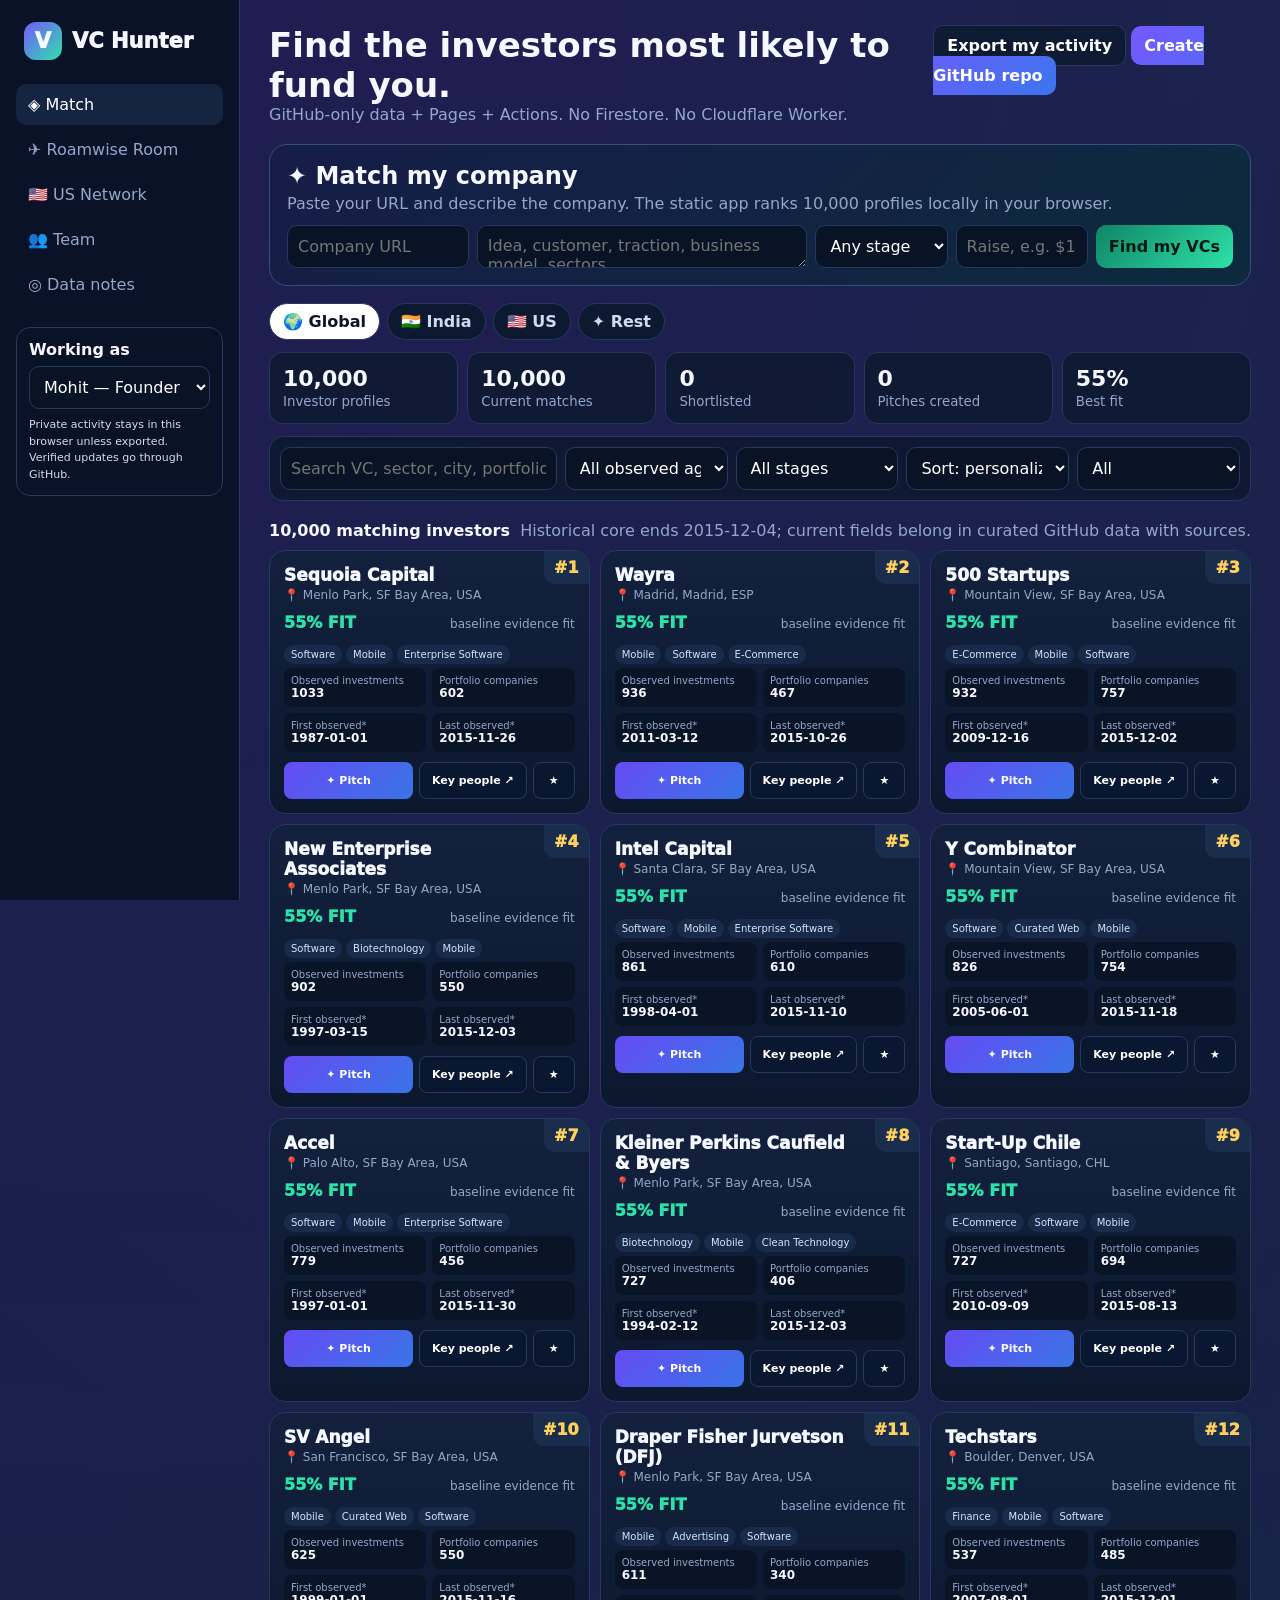
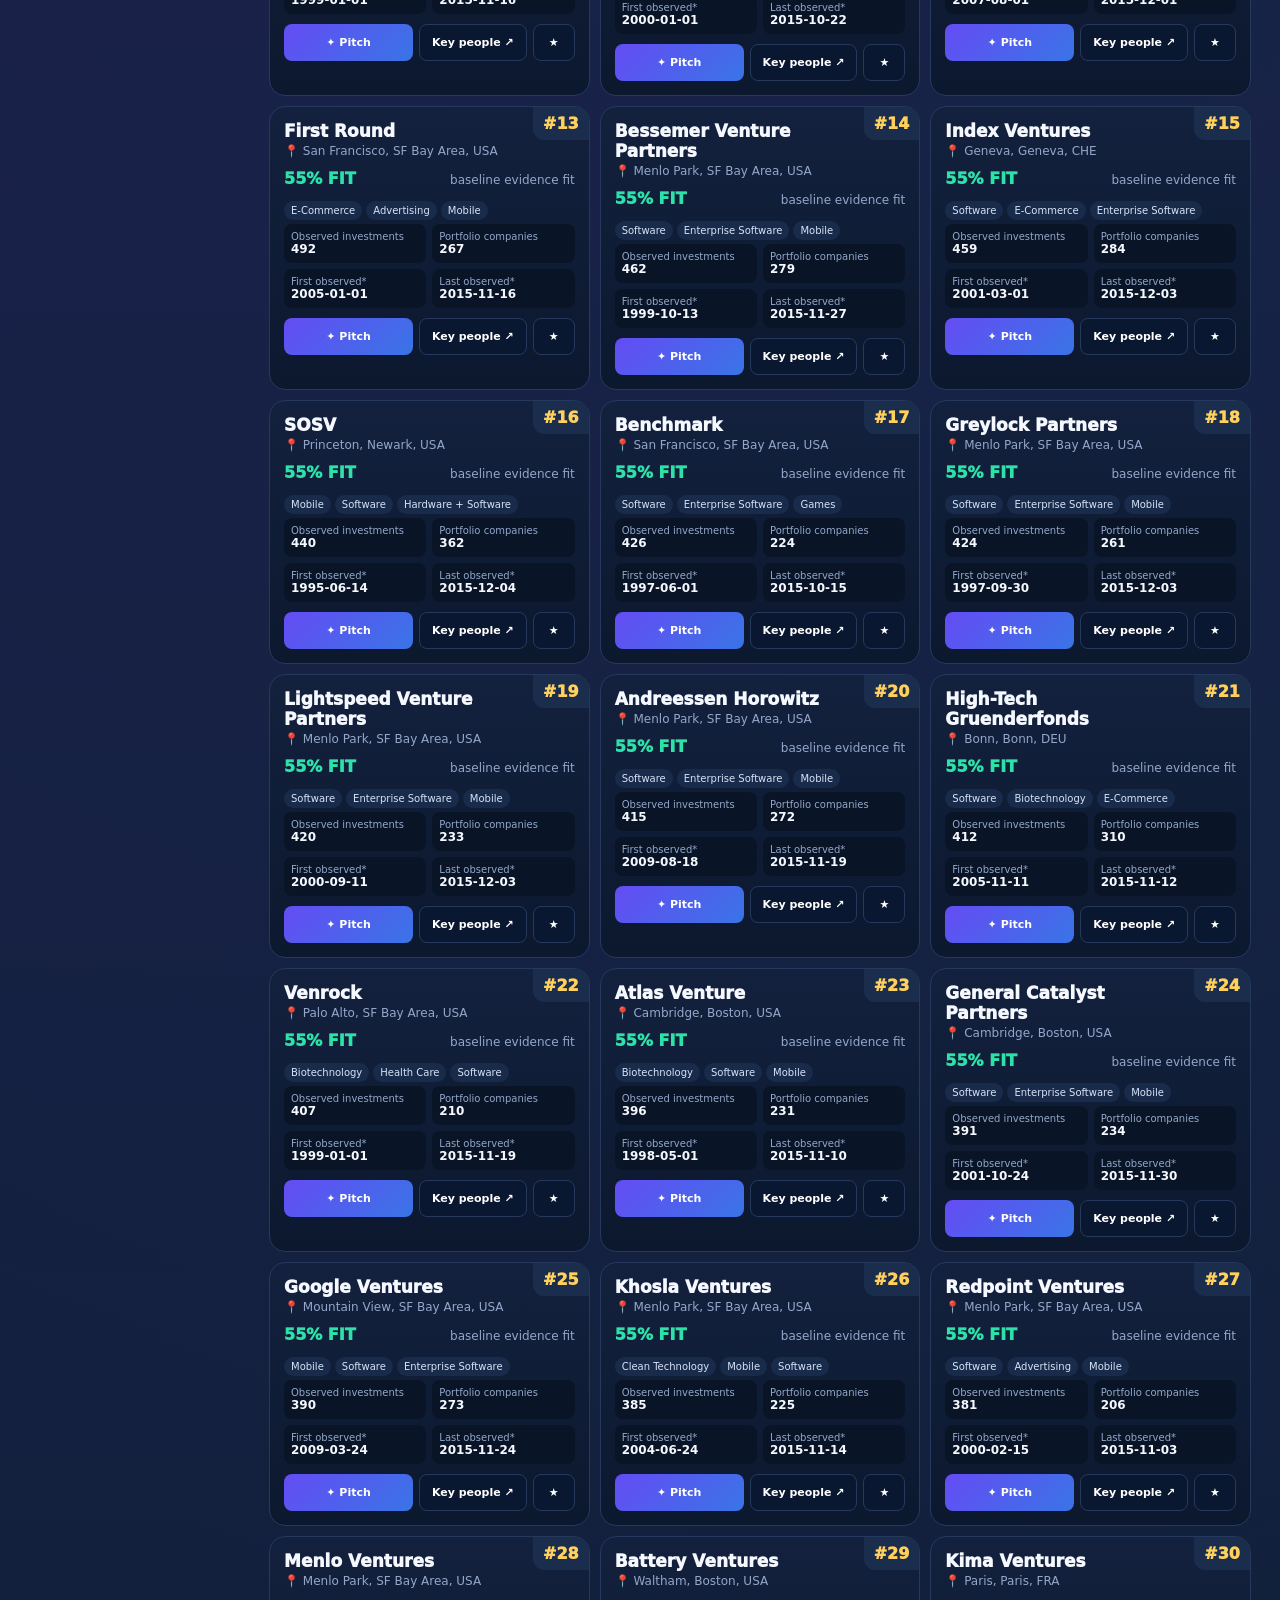
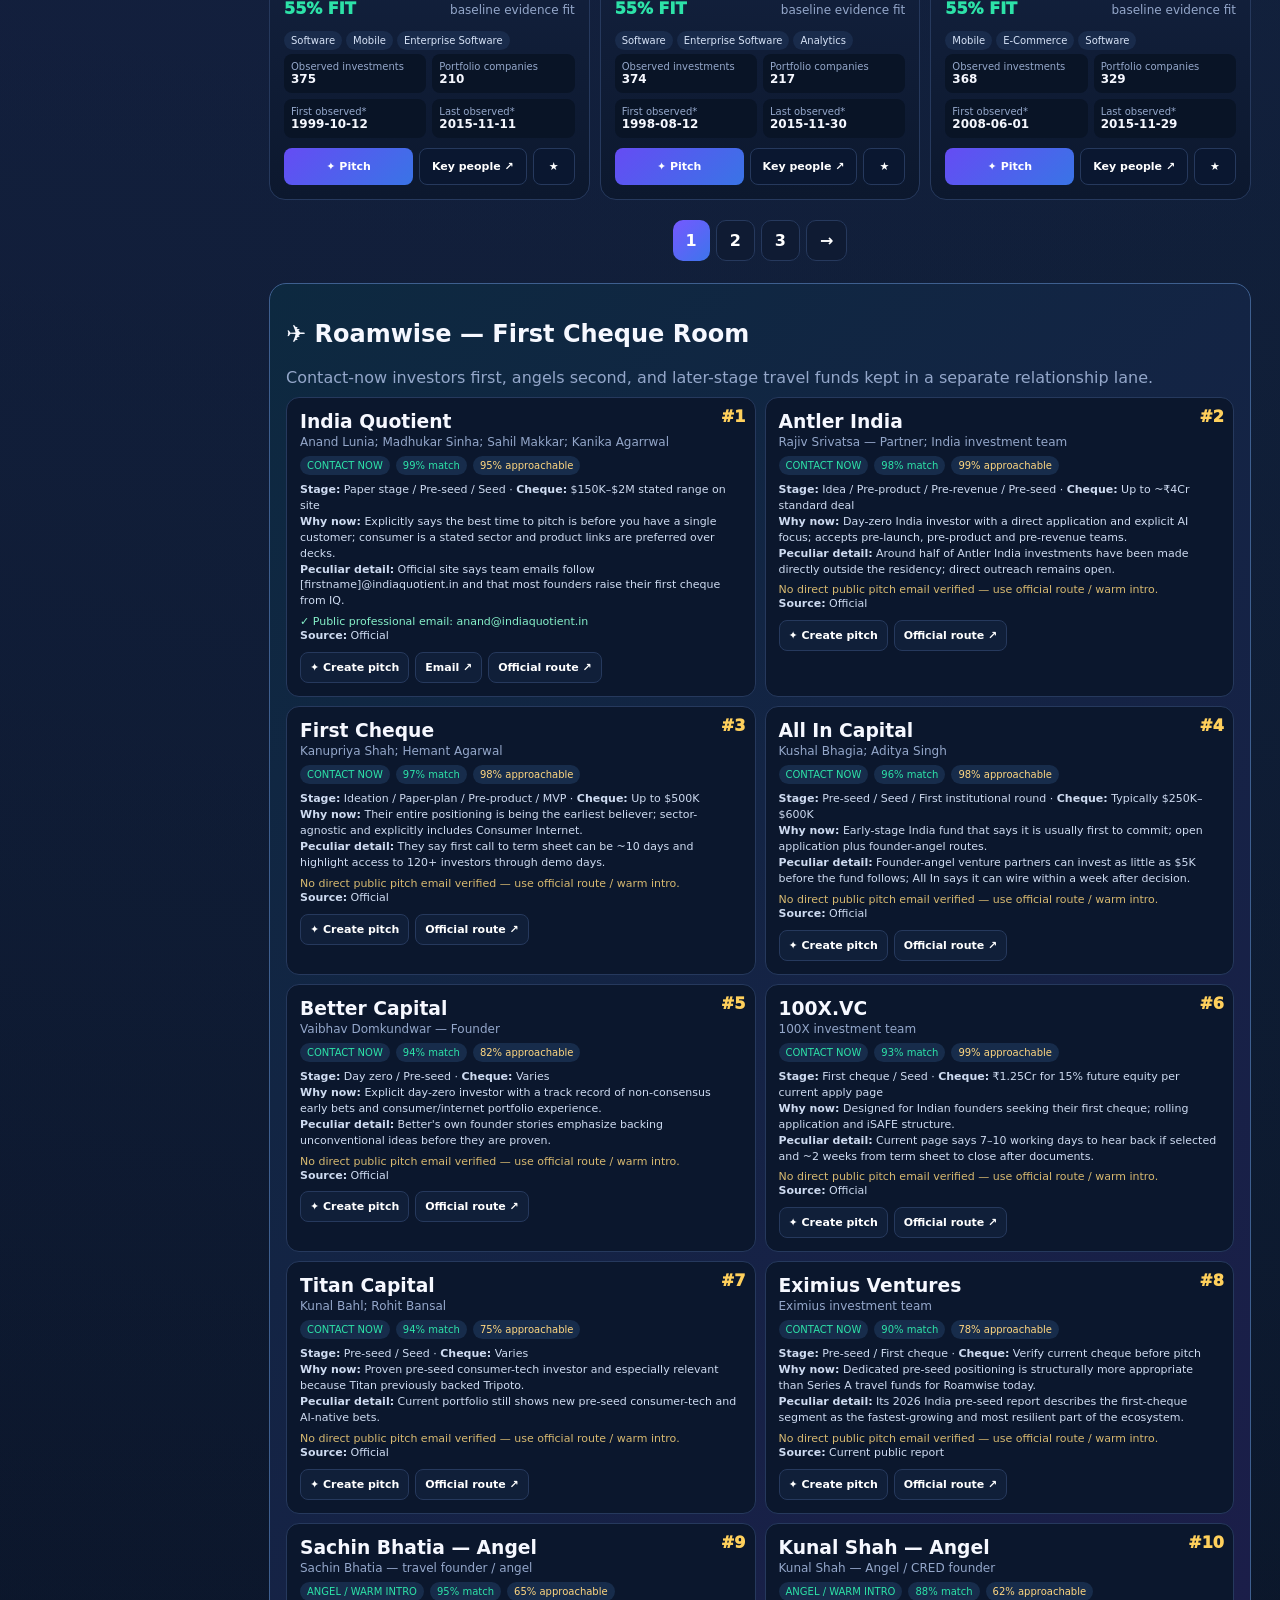
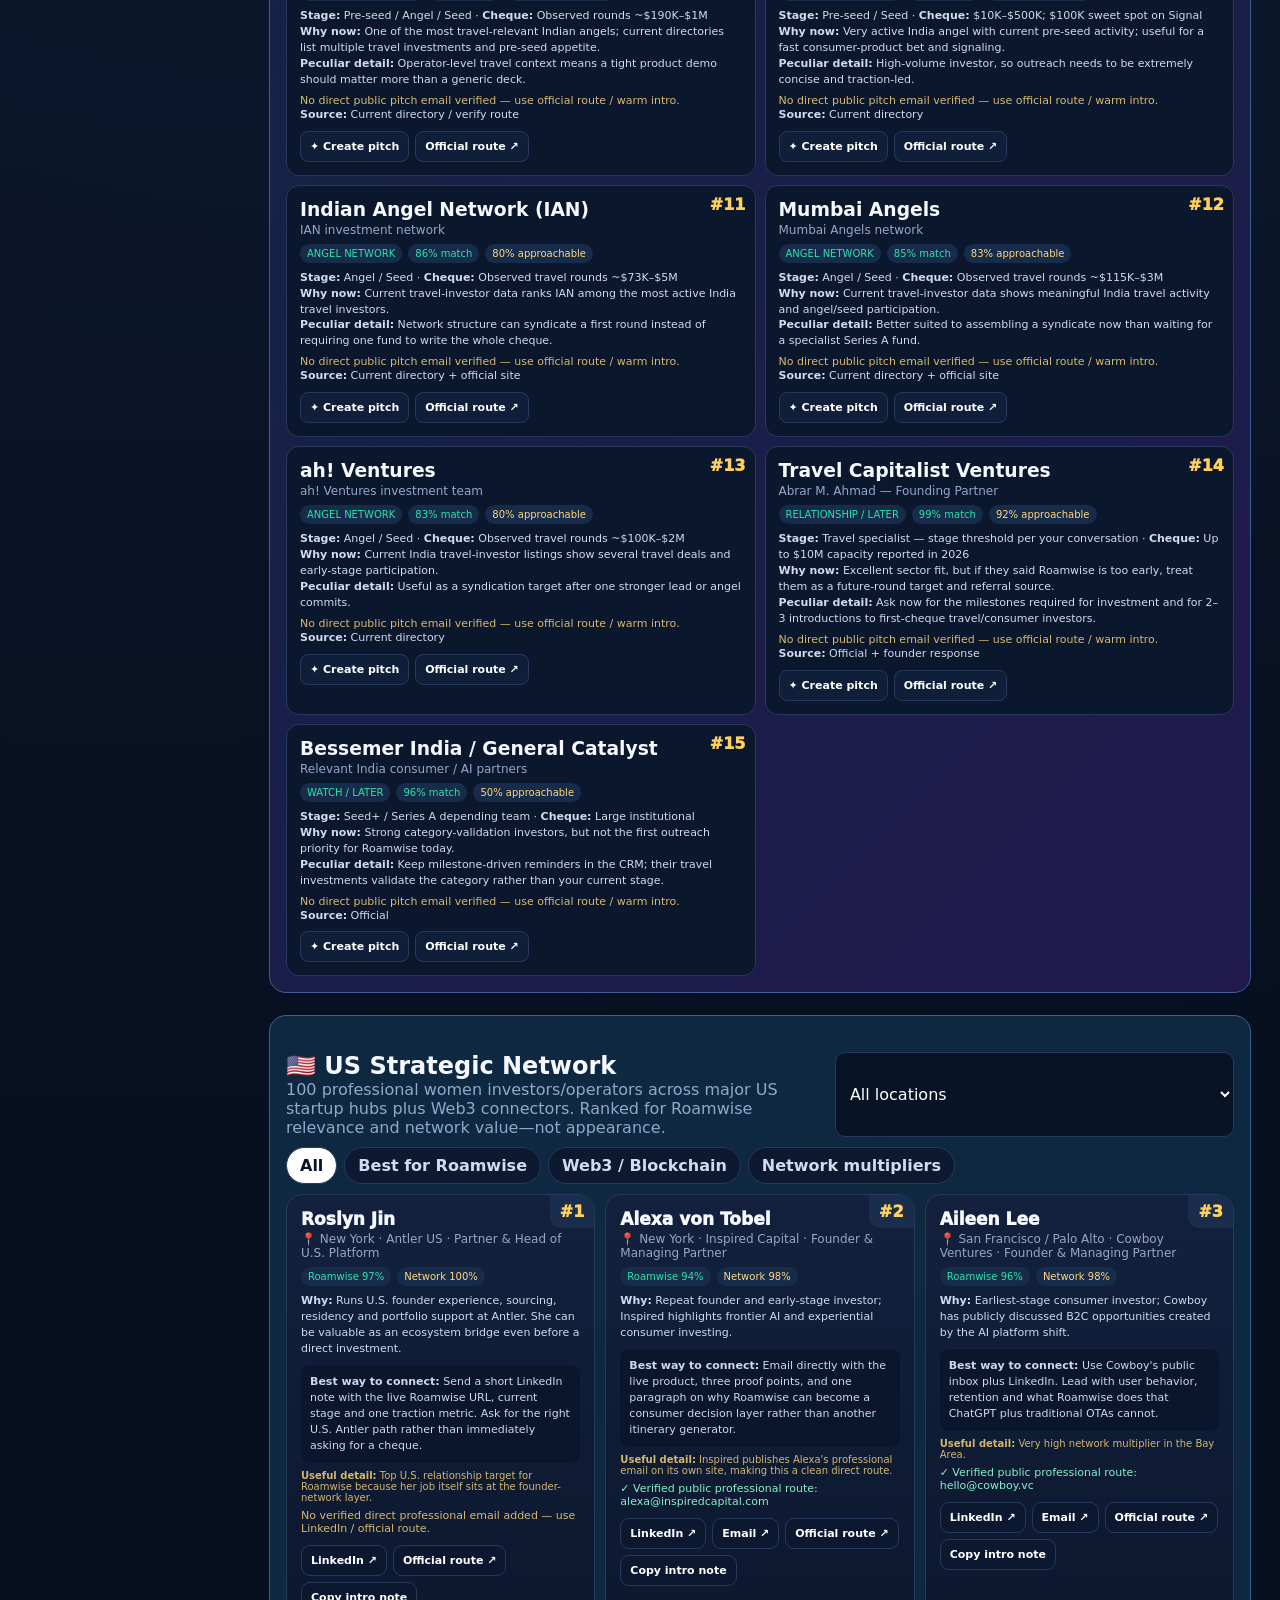
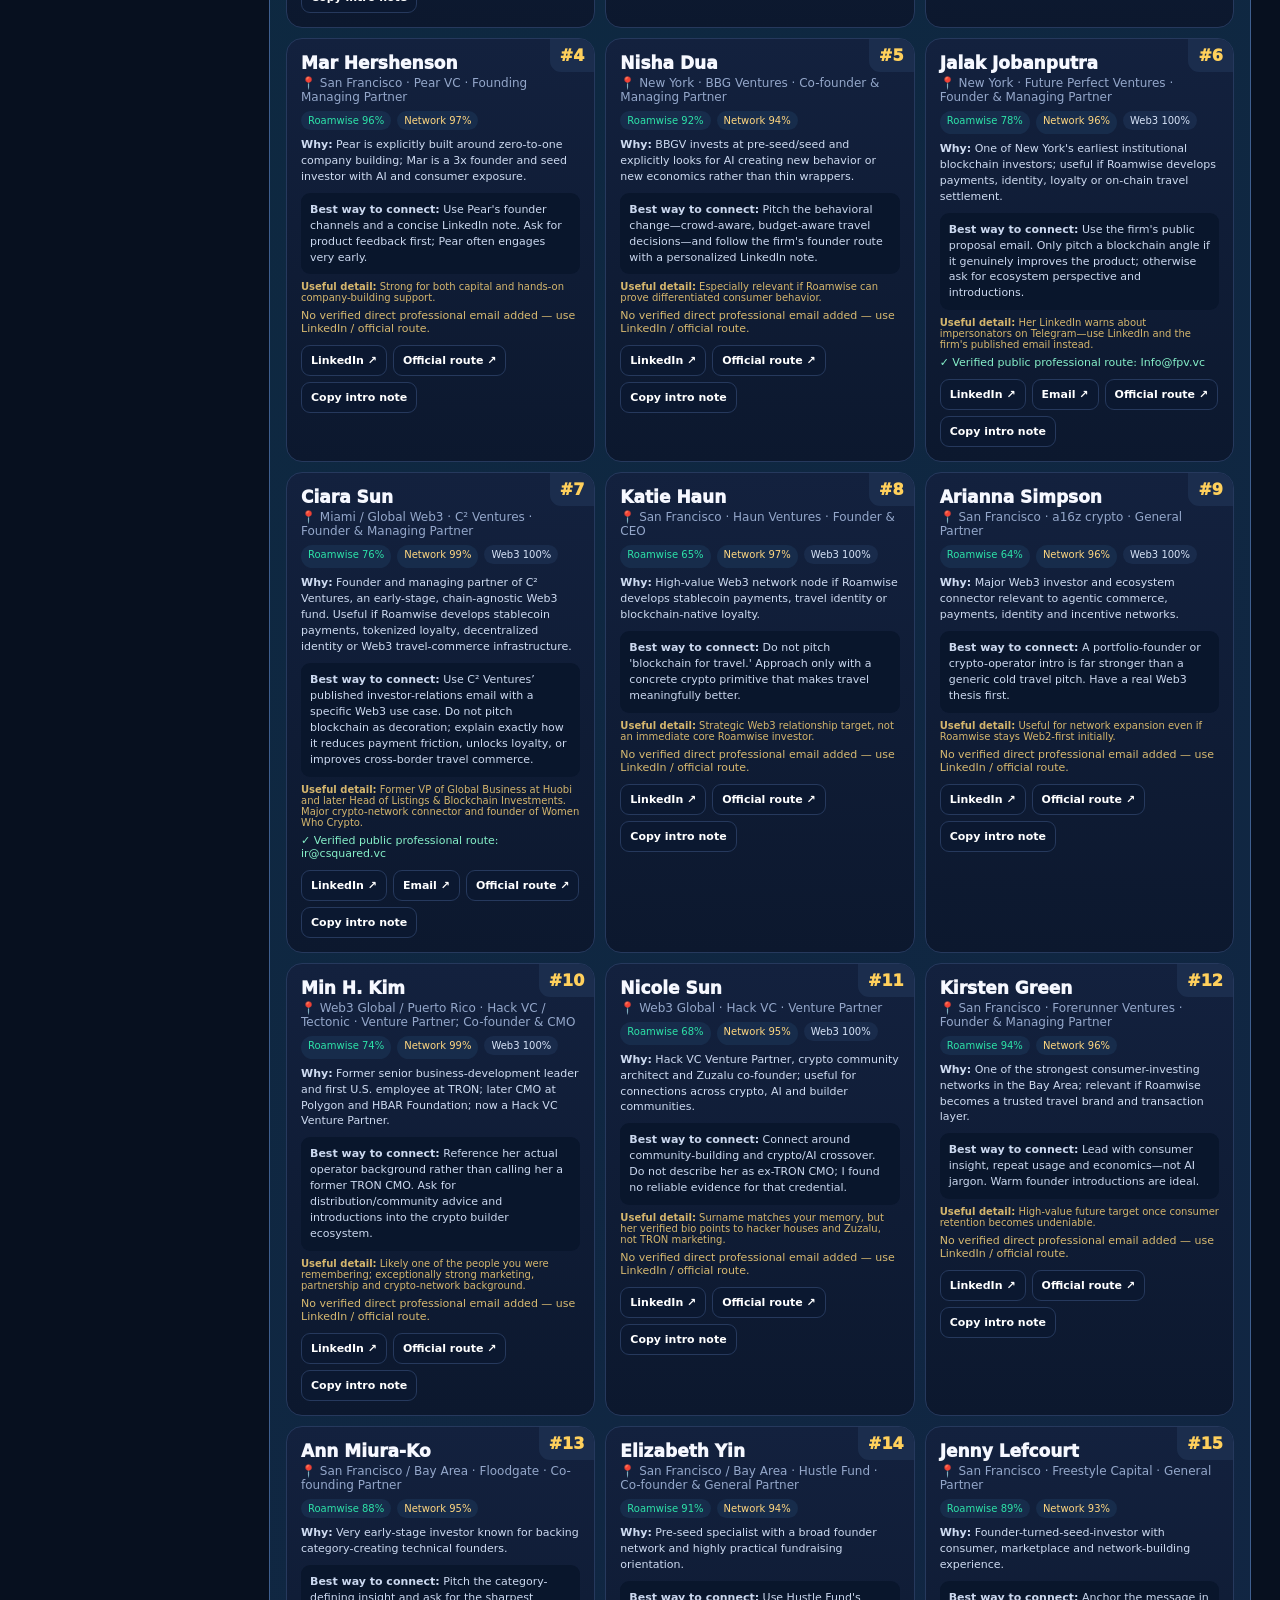
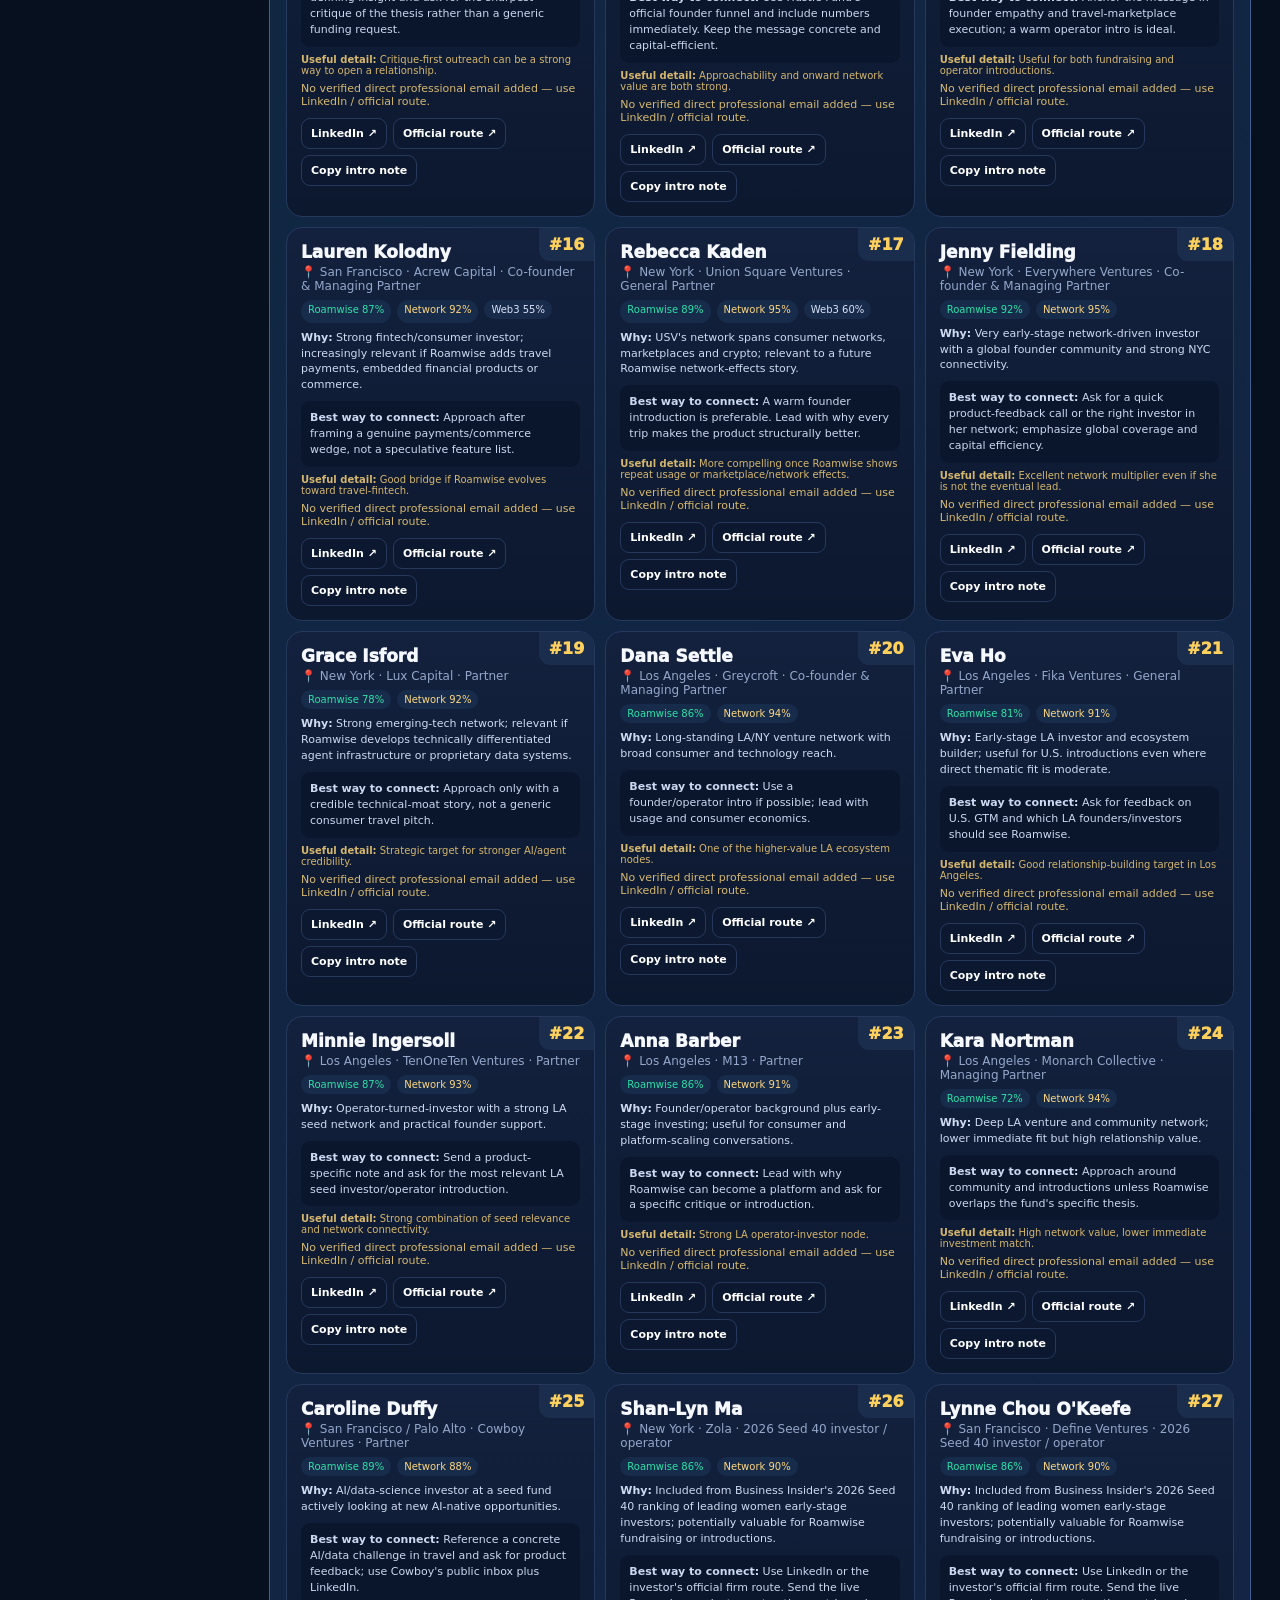
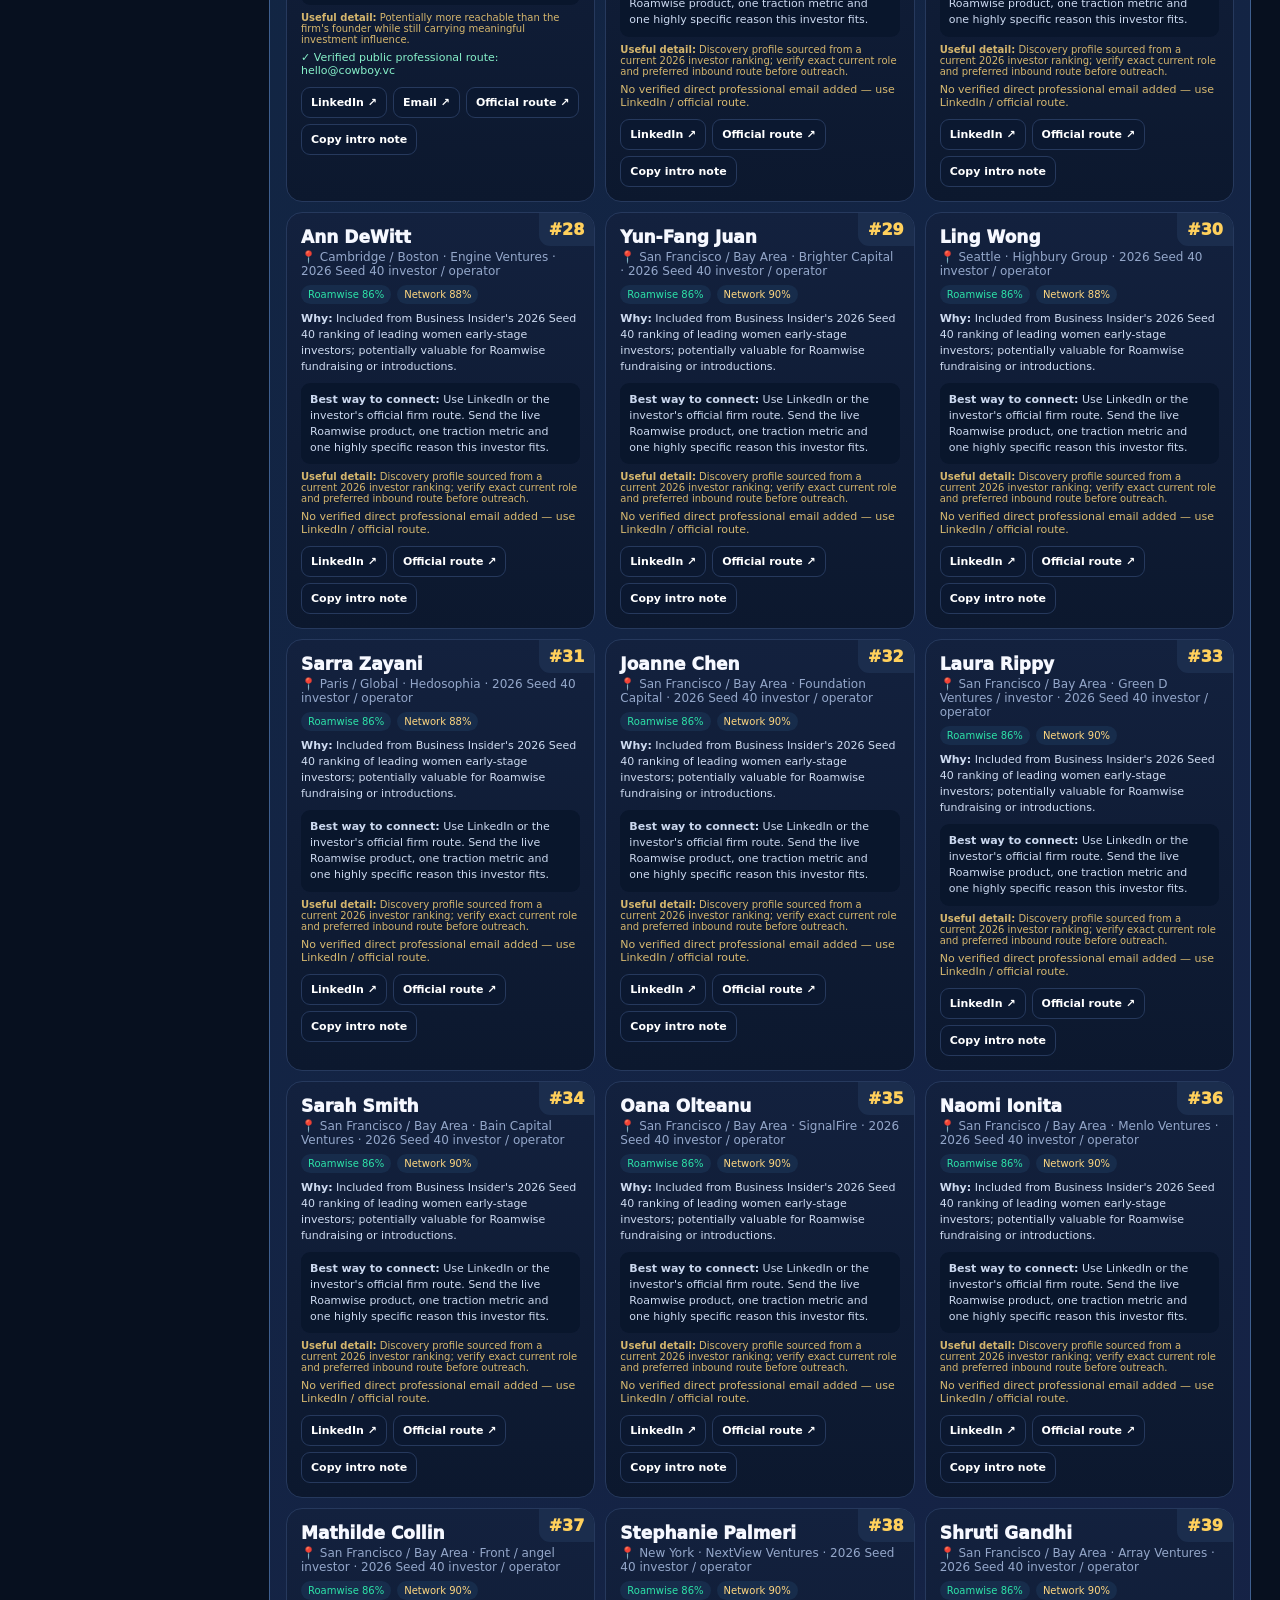
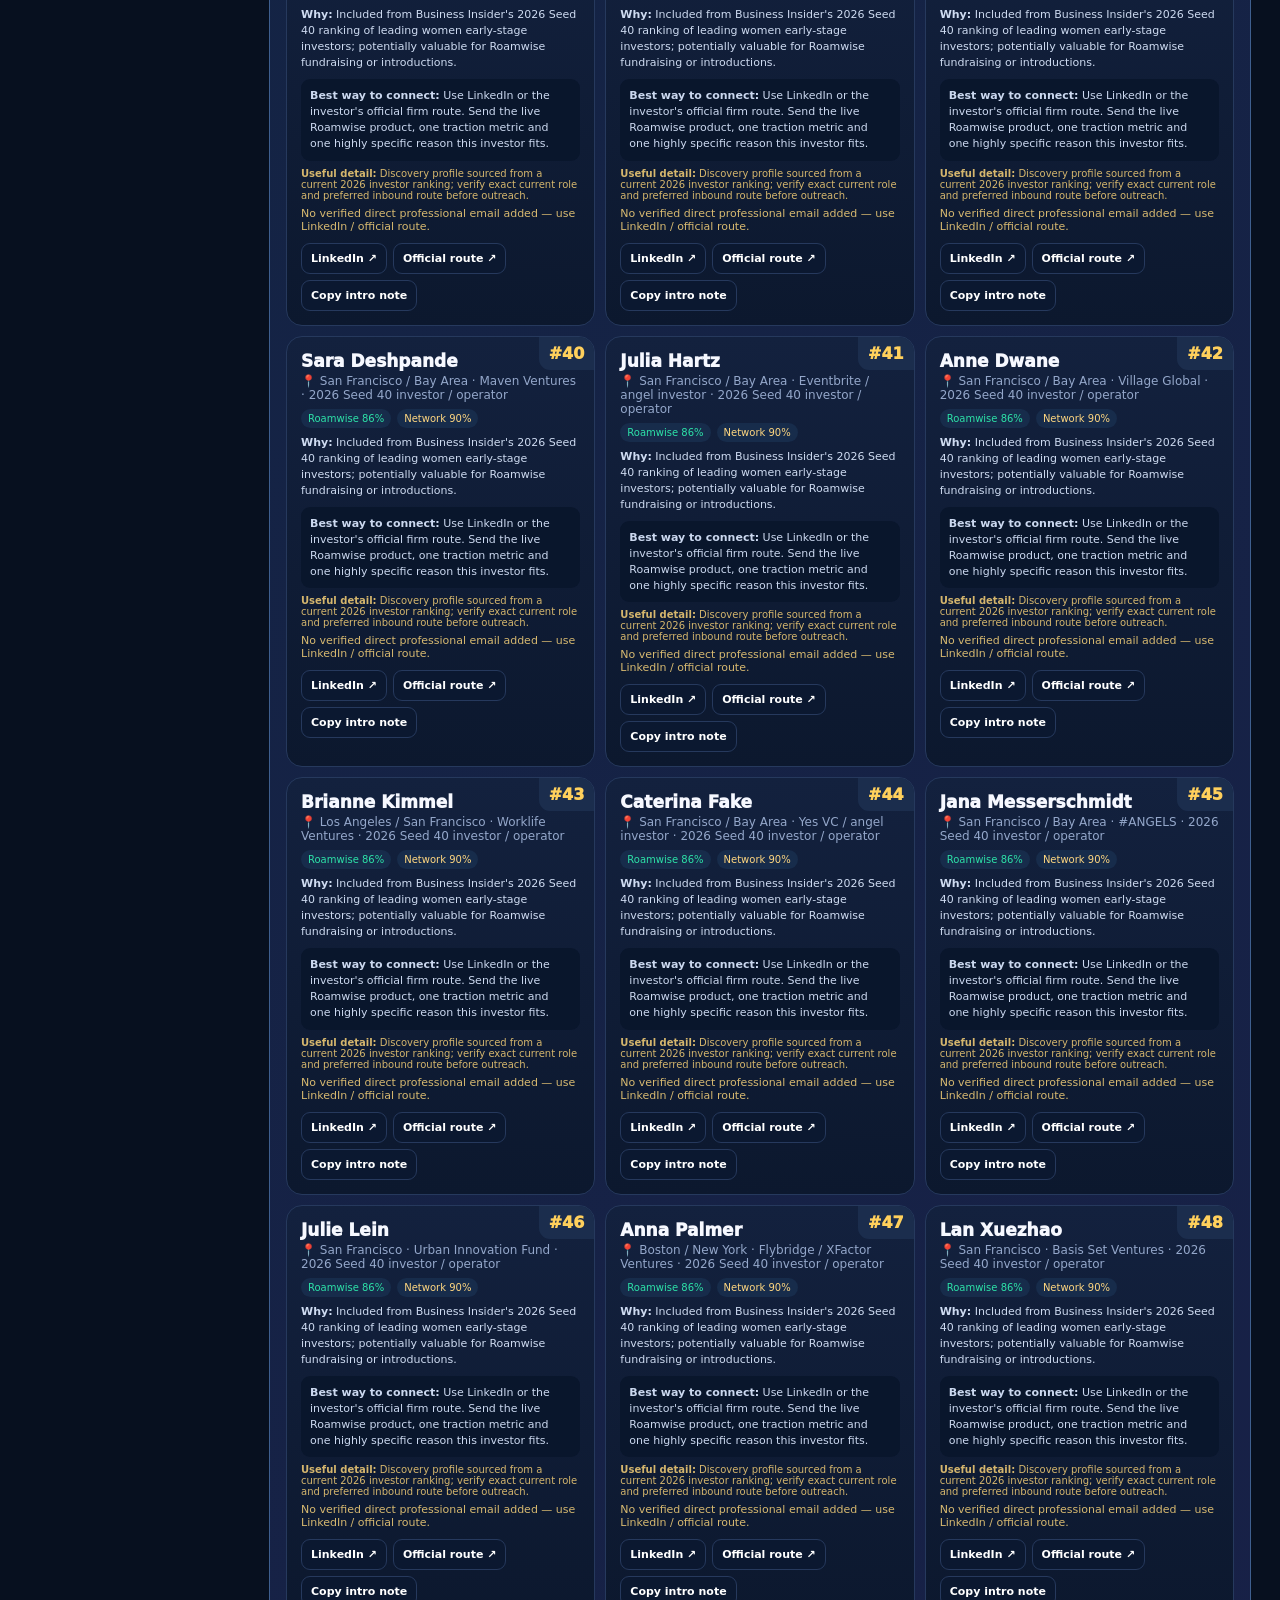
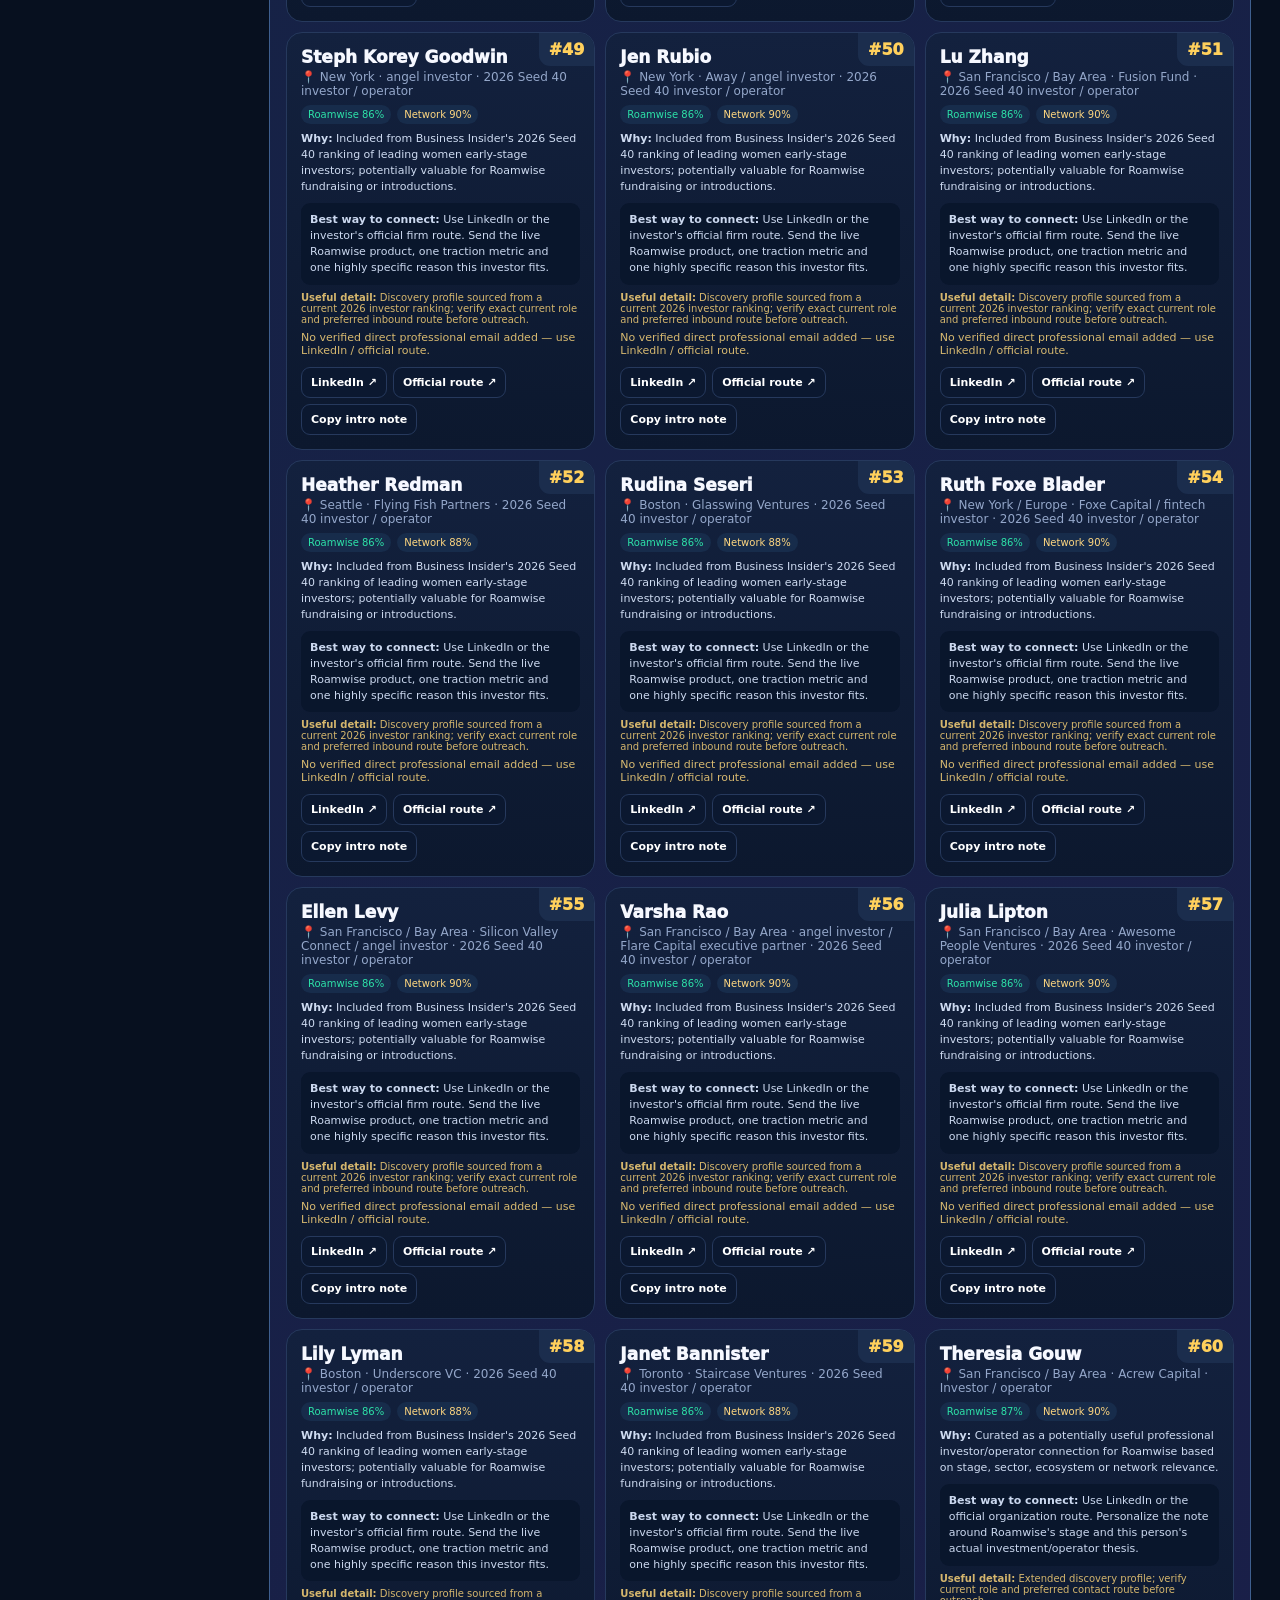
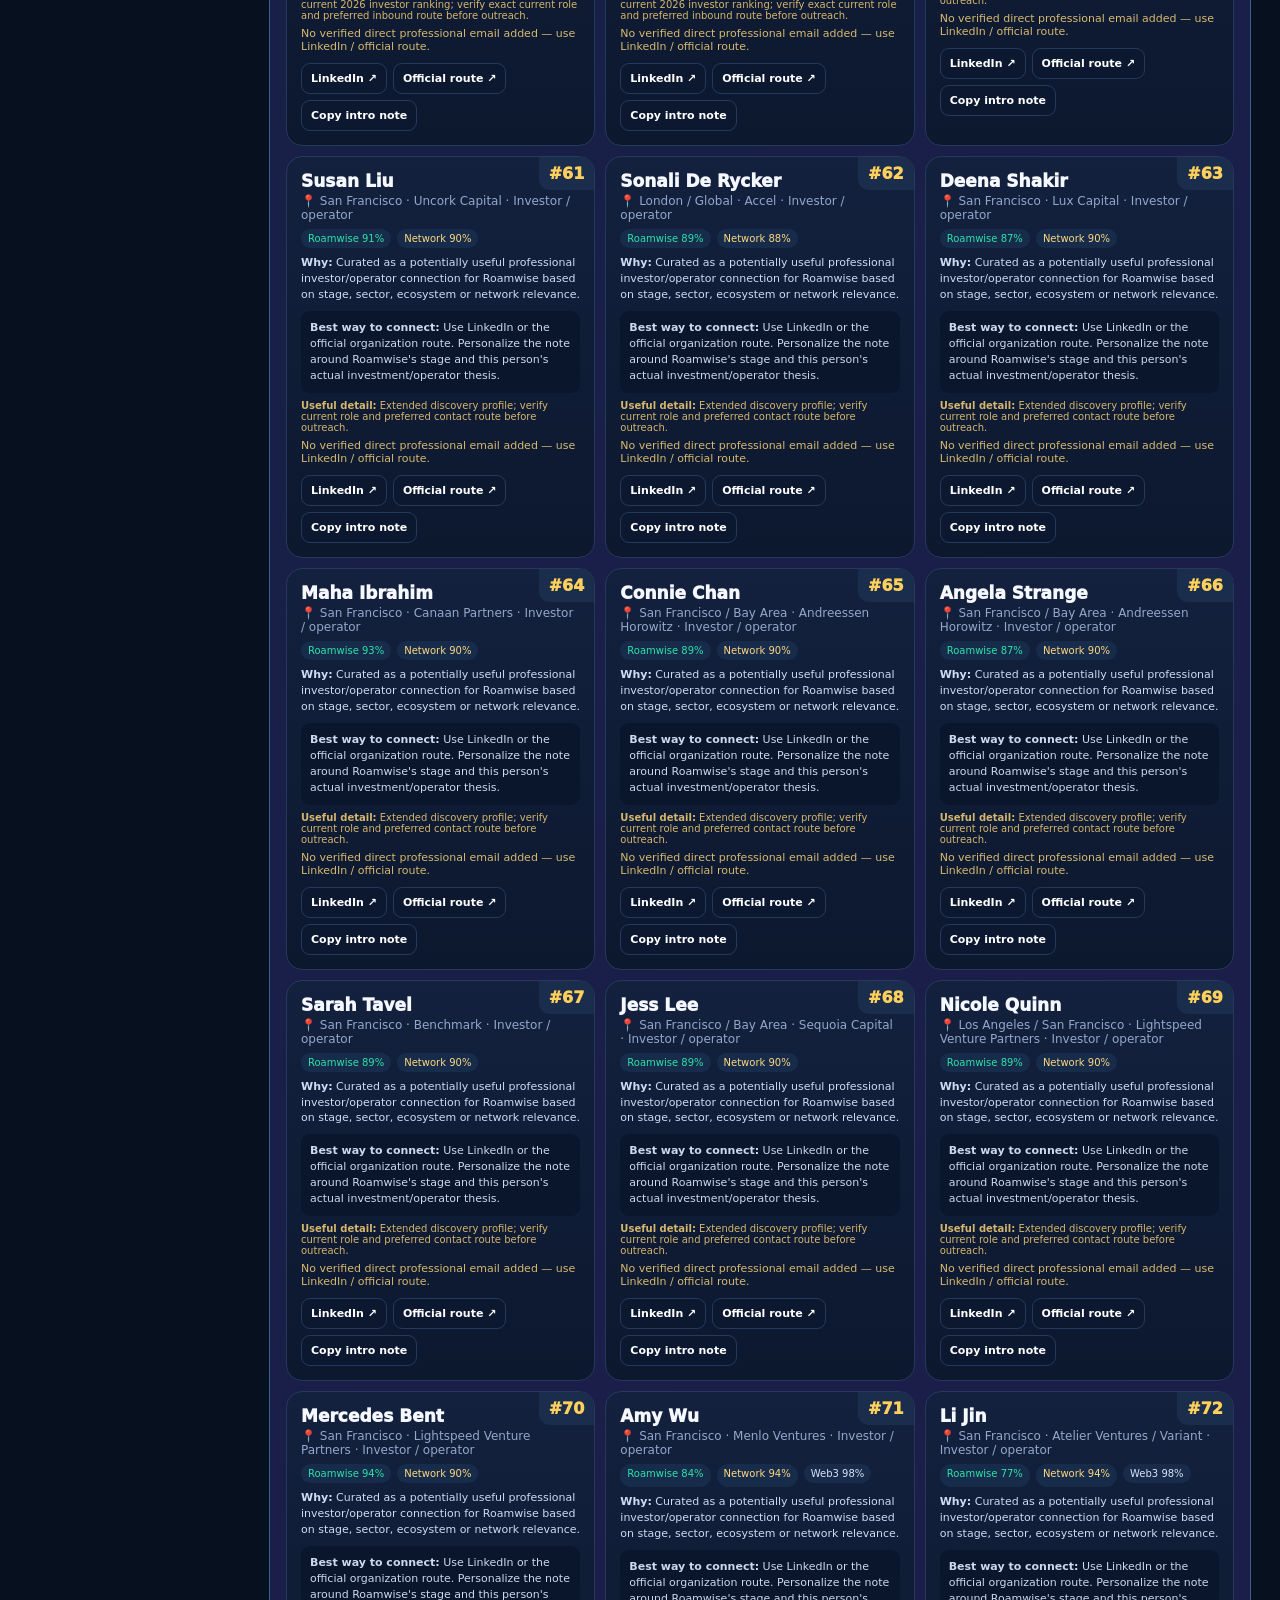
<file: docs/index.html>
<!doctype html><html><head><meta charset="utf-8"><meta name="viewport" content="width=device-width,initial-scale=1"><title>VC Hunter</title><link rel="stylesheet" href="assets/styles.css"></head><body>
<div class="shell"><aside><div class="brand"><div class="logo">V</div>VC Hunter</div><nav><a class="on" href="#match">◈ Match</a><a href="#roamwise">✈ Roamwise Room</a><a href="#network">🇺🇸 US Network</a><a href="#team">👥 Team</a><a href="#data">◎ Data notes</a></nav><div class="teamBox"><b>Working as</b><select id="teamUser"></select><div class="notice">Private activity stays in this browser unless exported. Verified updates go through GitHub.</div></div></aside>
<main><header><div><h1>Find the investors most likely to fund you.</h1><div class="mut">GitHub-only data + Pages + Actions. No Firestore. No Cloudflare Worker.</div></div><div><button class="btn" id="exportActivity">Export my activity</button> <a class="btn primary" href="https://github.com/new" target="_blank">Create GitHub repo</a></div></header>
<section id="match" class="hero"><h2>✦ Match my company</h2><div class="mut">Paste your URL and describe the company. The static app ranks 10,000 profiles locally in your browser.</div><div class="intake"><input id="companyUrl" placeholder="Company URL"><textarea id="companyText" placeholder="Idea, customer, traction, business model, sectors…"></textarea><select id="companyStage"><option value="">Any stage</option><option>seed</option><option>venture</option><option>angel</option><option>private_equity</option></select><input id="raise" placeholder="Raise, e.g. $1M"><button class="btn green" id="matchBtn">Find my VCs</button></div></section>
<div class="tabs"><button class="tab on" data-tab="GLOBAL">🌍 Global</button><button class="tab" data-tab="IND">🇮🇳 India</button><button class="tab" data-tab="USA">🇺🇸 US</button><button class="tab" data-tab="REST">✦ Rest</button></div>
<section class="stats"><div class="stat"><b>10,000</b><small>Investor profiles</small></div><div class="stat"><b id="matchCount">—</b><small>Current matches</small></div><div class="stat"><b id="shortCount">0</b><small>Shortlisted</small></div><div class="stat"><b id="pitchCount">0</b><small>Pitches created</small></div><div class="stat"><b id="bestFit">—</b><small>Best fit</small></div></section>
<div class="filters"><input id="search" placeholder="Search VC, sector, city, portfolio…"><select id="ageFilter"><option value="">All observed ages</option><option value="oldest">Oldest observed first</option><option value="newest">Newest observed first</option><option value="snapshot5">Active in snapshot final 5y</option><option value="snapshot3">Active in snapshot final 3y</option></select><select id="stageFilter"><option value="">All stages</option><option>seed</option><option>venture</option><option>angel</option><option>private_equity</option><option>grant</option></select><select id="sort"><option value="fit">Sort: personalized fit</option><option value="rank">Sort: historical rank</option><option value="activity">Most observed investments</option><option value="confidence">Best data confidence</option></select><select id="statusFilter"><option value="">All</option><option value="shortlisted">My shortlist</option></select></div>
<div class="head"><b id="results">Loading investor index…</b><span class="mut">Historical core ends 2015-12-04; current fields belong in curated GitHub data with sources.</span></div><div id="cards" class="grid"></div><div id="pager" class="pager"></div>
<section id="roamwise" class="rw"><h2>✈ Roamwise — First Cheque Room</h2><div class="mut">Contact-now investors first, angels second, and later-stage travel funds kept in a separate relationship lane.</div><div id="rwCards" class="rwGrid" style="margin-top:10px"></div></section>

<section id="network" class="rw">
  <div class="head"><div><h2 style="margin:0">🇺🇸 US Strategic Network</h2>
  <div class="mut">100 professional women investors/operators across major US startup hubs plus Web3 connectors. Ranked for Roamwise relevance and network value—not appearance.</div></div>
  <select id="networkCity"><option value="">All locations</option><option value="New York">New York</option><option value="San Francisco">San Francisco / Bay Area</option><option value="Los Angeles">Los Angeles</option><option value="Web3 Global">Web3 Global</option></select></div>
  <div class="tabs" style="margin-top:10px">
    <button class="tab nettab on" data-net="all">All</button>
    <button class="tab nettab" data-net="roamwise">Best for Roamwise</button>
    <button class="tab nettab" data-net="web3">Web3 / Blockchain</button>
    <button class="tab nettab" data-net="network">Network multipliers</button>
  </div>
  <div id="networkCards" class="grid" style="margin-top:10px"></div>
</section>

<section id="team" class="teamPanel"><h2 style="margin-top:0">👥 Team workspace</h2><div class="mut">Febin, Adarsh and Deepanshi can use the same GitHub Pages URL. Their shortlist, notes and pitches remain isolated in each browser unless they export and submit them.</div><div id="teamGrid" class="teamGrid" style="margin-top:10px"></div><div style="margin-top:10px"><a class="btn" href="https://github.com/OWNER/REPO/issues/new?template=investor-update.yml" id="submitUpdate" target="_blank">Submit verified investor update</a> <a class="btn" href="https://github.com/OWNER/REPO/issues/new?template=outreach-result.yml" id="submitResult" target="_blank">Share outreach result</a></div></section>
<section id="data" class="teamPanel"><h2 style="margin-top:0">Data policy</h2><div class="notice">Store only data you can legally reuse: public professional details from official pages, approved APIs, licensed exports, and team-verified research. LinkedIn is link-out / approved-API only; do not scrape login-gated profiles or private phone/email data. LLMs may summarize sourced public facts but are never the source of truth.</div></section>
</main></div>
<dialog id="pitchModal"><div class="modal"><div class="modtop"><div><h2 id="pitchTitle" style="margin:0"></h2><div id="pitchMeta" class="mut"></div></div><button class="x" id="closePitch">×</button></div><textarea id="pitchText" class="pitch"></textarea><div class="modalActions"><button class="btn" id="copyPitch">Copy</button><a id="mailPitch" class="btn primary">Open email</a><a id="officialRoute" class="btn" target="_blank">Official route</a></div></div></dialog>
<script src="assets/app.js"></script></body></html>
</file>
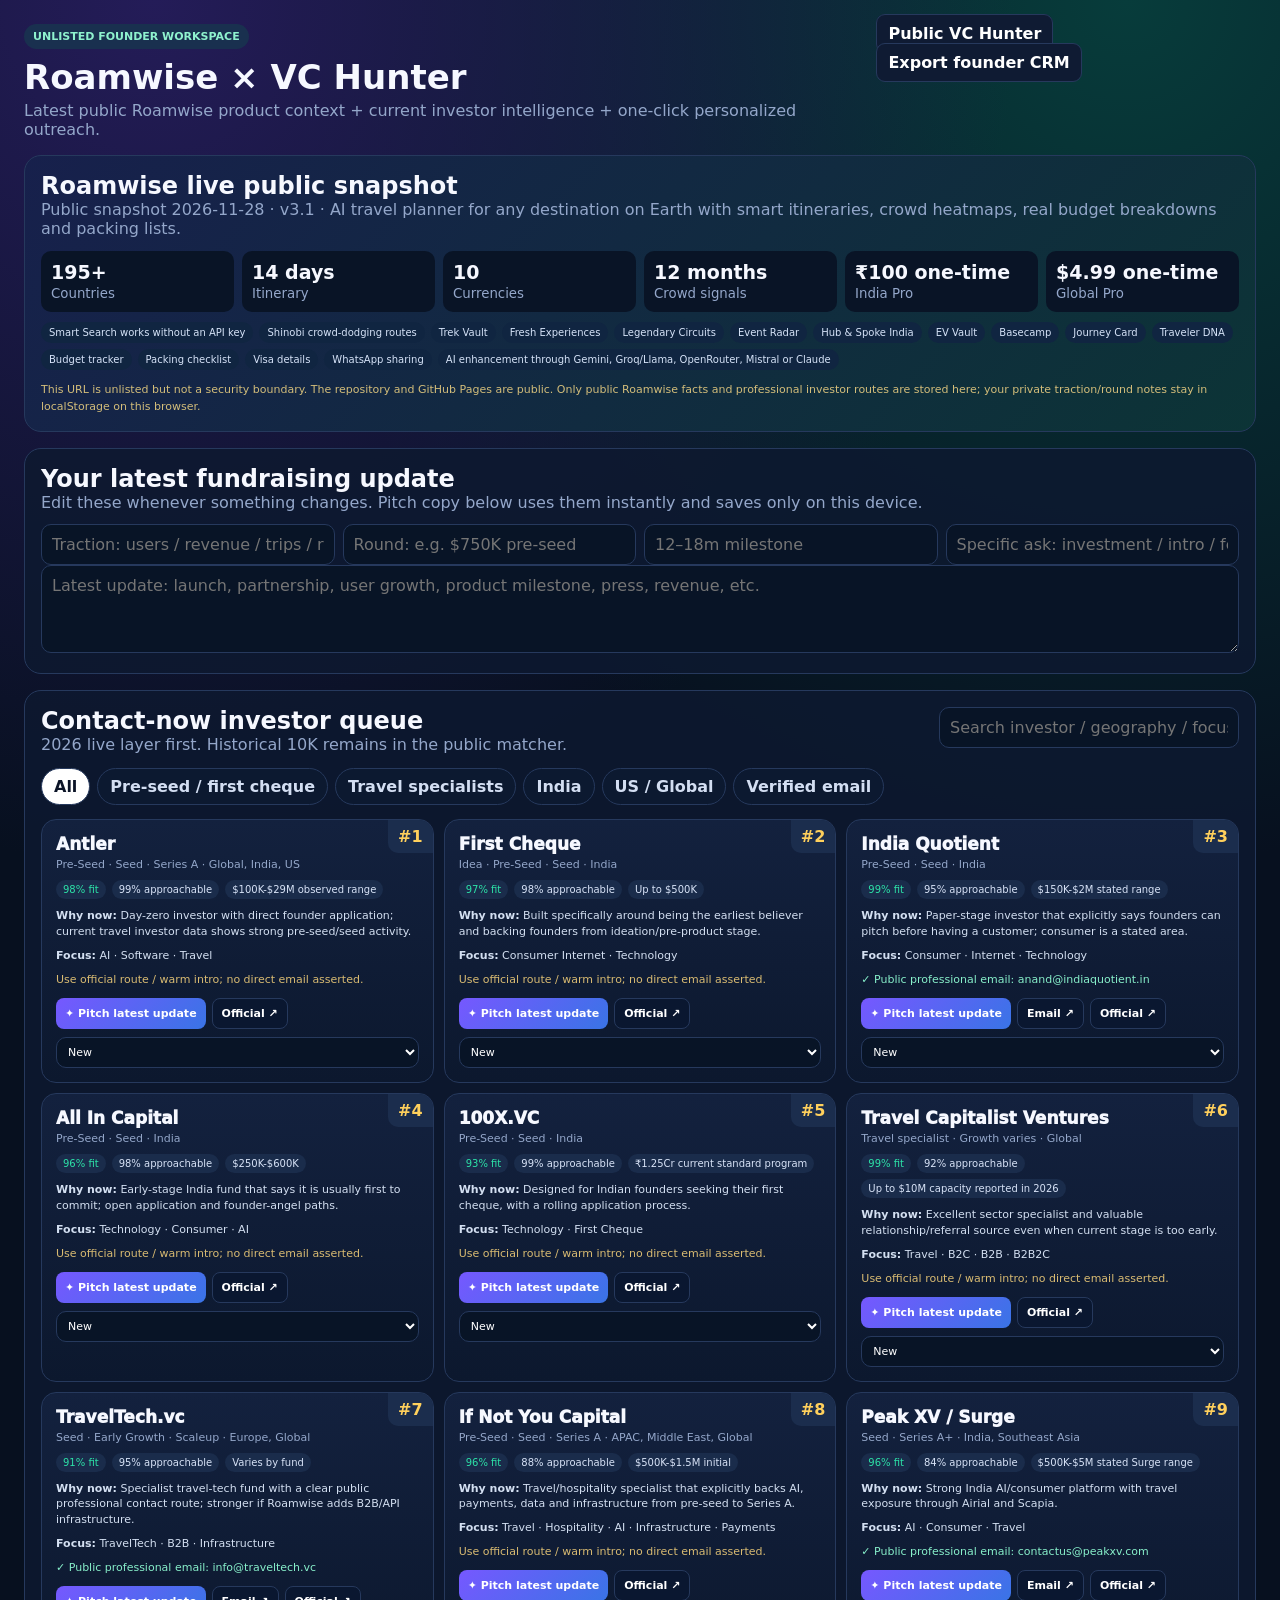
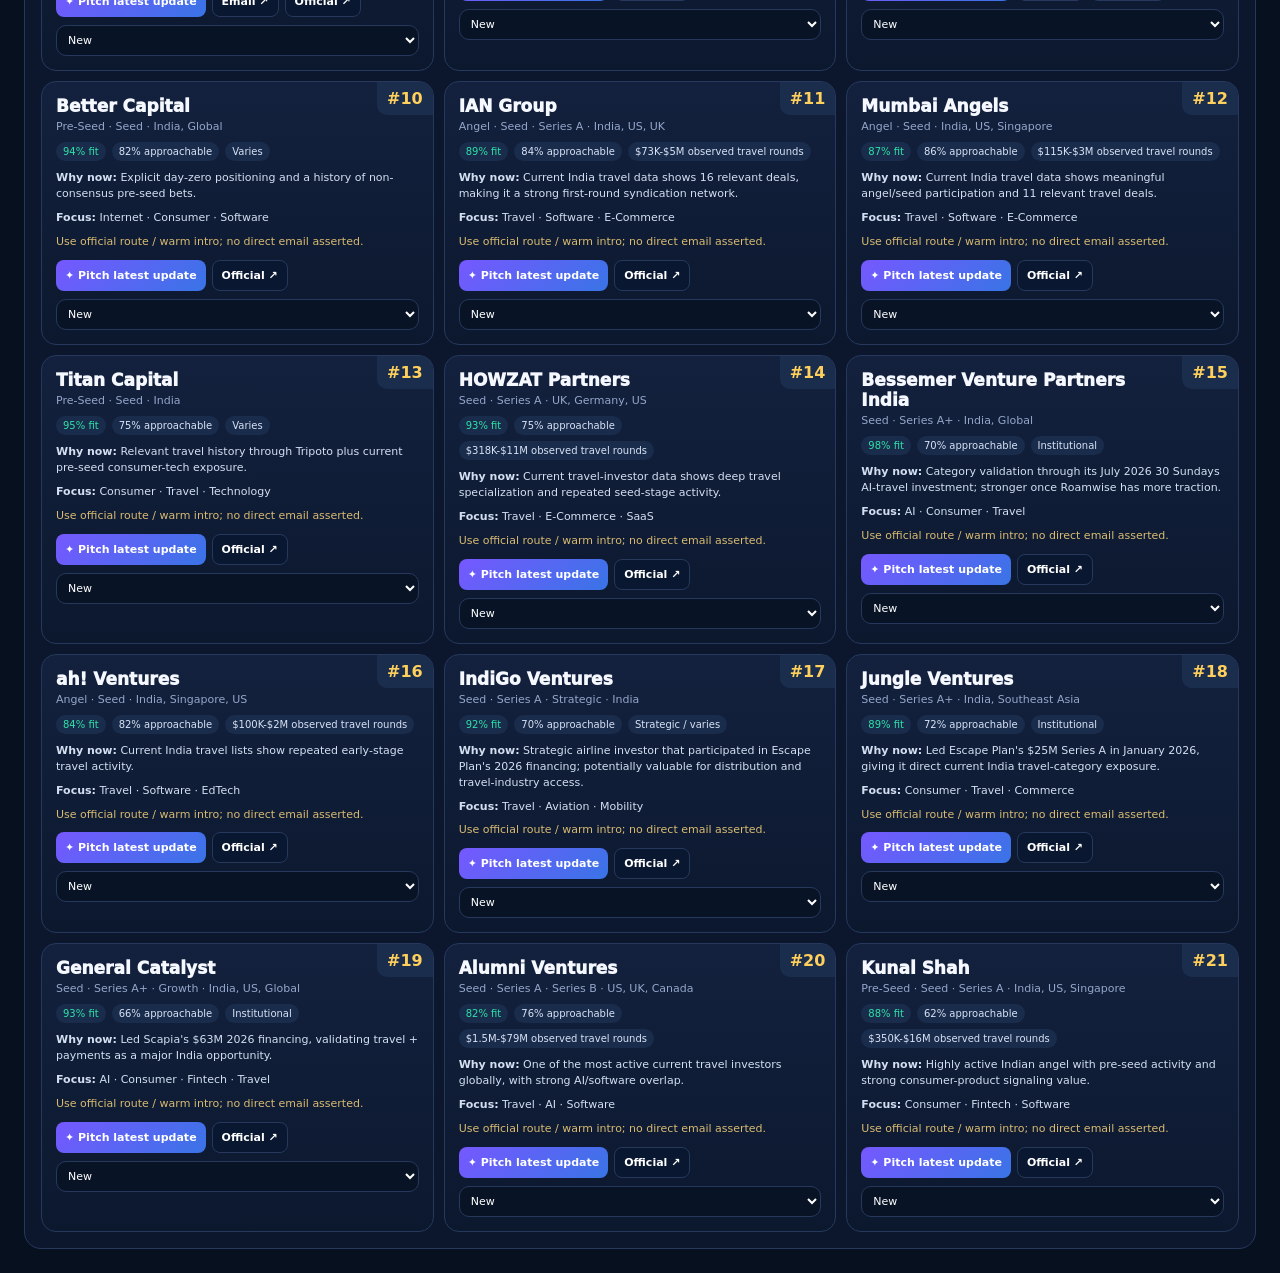
<file: docs/rw-founder-7f3a9/index.html>
<!doctype html>
<html><head><meta charset="utf-8"><meta name="viewport" content="width=device-width,initial-scale=1"><title>Roamwise Founder Mode · VC Hunter</title>
<style>
:root{--bg:#07101f;--p:#0f1b33;--p2:#142441;--line:#26395d;--t:#f6f8ff;--m:#94a7ca;--v:#7658ff;--g:#2de2a8;--gold:#ffd05c}*{box-sizing:border-box}body{margin:0;font-family:Inter,system-ui,sans-serif;background:radial-gradient(circle at 12% 0,#241c58 0,transparent 28%),radial-gradient(circle at 88% 0,#073c3b 0,transparent 28%),var(--bg);color:var(--t)}a{color:inherit;text-decoration:none}button,input,select,textarea{font:inherit}.wrap{max-width:1500px;margin:auto;padding:24px}.top{display:flex;justify-content:space-between;gap:16px;align-items:flex-start}.badge{display:inline-block;padding:6px 9px;border-radius:99px;background:#19304f;color:#8ff2ce;font-size:11px;font-weight:850}h1{margin:8px 0 4px;font-size:34px}.mut{color:var(--m)}.panel{margin-top:16px;border:1px solid var(--line);border-radius:17px;background:#0d1930dd;padding:16px}.hero{background:linear-gradient(135deg,#17204c,#0c3436)}.metrics{display:grid;grid-template-columns:repeat(6,1fr);gap:8px;margin-top:13px}.metric{background:#091426;padding:10px;border-radius:10px}.metric b{display:block;font-size:19px}.metric small{color:var(--m)}.edit{display:grid;grid-template-columns:1fr 1fr 1fr 1fr;gap:8px;margin-top:12px}input,select,textarea{width:100%;background:#081426;color:#fff;border:1px solid var(--line);border-radius:10px;padding:10px;outline:none}textarea{min-height:88px}.tabs{display:flex;gap:7px;flex-wrap:wrap;margin:14px 0}.tab{border:1px solid var(--line);background:#0c1930;color:#d3def2;border-radius:99px;padding:8px 12px;cursor:pointer;font-weight:800}.tab.on{background:#fff;color:#0b1427}.grid{display:grid;grid-template-columns:repeat(3,minmax(0,1fr));gap:10px}.card{position:relative;border:1px solid var(--line);border-radius:15px;padding:14px;background:linear-gradient(180deg,#13213e,#0c182e)}.rank{position:absolute;right:0;top:0;background:#1b2d4d;color:var(--gold);padding:7px 10px;border-radius:0 14px 0 10px;font-weight:900}.name{font-weight:950;font-size:17px;padding-right:50px}.meta{font-size:11px;color:var(--m);margin-top:4px}.scores{display:flex;gap:6px;flex-wrap:wrap;margin:9px 0}.chip{font-size:10px;padding:4px 7px;border-radius:99px;background:#1a2c4b;color:#d8e3f7}.fit{color:var(--g)}.why{font-size:11px;line-height:1.45;color:#d3dff1;margin:8px 0}.actions{display:flex;gap:6px;flex-wrap:wrap;margin-top:10px}.actions button,.actions a{border:1px solid var(--line);background:#0a1730;color:#fff;padding:8px 9px;border-radius:8px;font-size:11px;font-weight:800;cursor:pointer}.actions .primary{border:0;background:linear-gradient(135deg,var(--v),#3974e6)}.status{margin-top:8px}.status select{padding:7px;font-size:11px}.notice{font-size:11px;color:#d3bd7a;line-height:1.5}.featurelist{display:flex;flex-wrap:wrap;gap:6px;margin-top:10px}.featurelist span{background:#102541;border-radius:99px;padding:5px 8px;font-size:10px;color:#d6e3f8}dialog{width:min(800px,95vw);border:1px solid var(--line);background:#0d1930;color:#fff;border-radius:17px;padding:0}dialog::backdrop{background:#000b}.modal{padding:18px}.modalhead{display:flex;justify-content:space-between}.x{border:0;background:none;color:white;font-size:25px;cursor:pointer}.pitch{min-height:310px}.buttons{display:flex;gap:7px;flex-wrap:wrap;margin-top:8px}.btn{border:1px solid var(--line);background:var(--p);color:#fff;border-radius:9px;padding:9px 11px;font-weight:800;cursor:pointer}.primary{background:linear-gradient(135deg,var(--v),#3974e6);border:0}@media(max-width:1000px){.grid{grid-template-columns:1fr 1fr}.metrics{grid-template-columns:repeat(3,1fr)}.edit{grid-template-columns:1fr 1fr}}@media(max-width:680px){.wrap{padding:14px 10px}.top{display:block}.grid{grid-template-columns:1fr}.metrics{grid-template-columns:1fr 1fr}.edit{grid-template-columns:1fr}h1{font-size:27px}}
</style></head><body><div class="wrap">
<div class="top"><div><span class="badge">UNLISTED FOUNDER WORKSPACE</span><h1>Roamwise × VC Hunter</h1><div class="mut">Latest public Roamwise product context + current investor intelligence + one-click personalized outreach.</div></div><div><a class="btn" href="../">Public VC Hunter</a> <button class="btn" id="exportBtn">Export founder CRM</button></div></div>
<section class="panel hero"><h2 style="margin:0">Roamwise live public snapshot</h2><div class="mut" id="snapshotMeta">Loading…</div><div class="metrics" id="metrics"></div><div class="featurelist" id="features"></div><div class="notice" style="margin-top:12px">This URL is unlisted but not a security boundary. The repository and GitHub Pages are public. Only public Roamwise facts and professional investor routes are stored here; your private traction/round notes stay in localStorage on this browser.</div></section>
<section class="panel"><h2 style="margin:0">Your latest fundraising update</h2><div class="mut">Edit these whenever something changes. Pitch copy below uses them instantly and saves only on this device.</div><div class="edit"><input id="traction" placeholder="Traction: users / revenue / trips / retention"><input id="raise" placeholder="Round: e.g. $750K pre-seed"><input id="milestone" placeholder="12–18m milestone"><input id="ask" placeholder="Specific ask: investment / intro / feedback"></div><textarea id="update" placeholder="Latest update: launch, partnership, user growth, product milestone, press, revenue, etc."></textarea></section>
<section class="panel"><div class="top"><div><h2 style="margin:0">Contact-now investor queue</h2><div class="mut">2026 live layer first. Historical 10K remains in the public matcher.</div></div><input id="search" placeholder="Search investor / geography / focus" style="max-width:300px"></div><div class="tabs"><button class="tab on" data-filter="all">All</button><button class="tab" data-filter="pre">Pre-seed / first cheque</button><button class="tab" data-filter="travel">Travel specialists</button><button class="tab" data-filter="india">India</button><button class="tab" data-filter="us">US / Global</button><button class="tab" data-filter="email">Verified email</button></div><div class="grid" id="cards"></div></section>
</div>
<dialog id="pitchModal"><div class="modal"><div class="modalhead"><div><h2 id="pitchTitle" style="margin:0"></h2><div class="mut" id="pitchMeta"></div></div><button class="x" onclick="pitchModal.close()">×</button></div><textarea class="pitch" id="pitchText"></textarea><div class="buttons"><button class="btn" id="copyBtn">Copy</button><a class="btn primary" id="gmailBtn" target="_blank">Open Gmail</a><a class="btn" id="mailtoBtn">Email app</a><a class="btn" id="routeBtn" target="_blank">Official route</a></div></div></dialog>
<script>
const $=id=>document.getElementById(id);let RW={},INV=[],FILTER='all';const KEY='vch_roamwise_founder_v1';let CRM=JSON.parse(localStorage.getItem(KEY)||'{"fields":{},"status":{}}');const esc=s=>String(s??'').replace(/[&<>"']/g,m=>({'&':'&amp;','<':'&lt;','>':'&gt;','"':'&quot;',"'":'&#39;'}[m]));
function save(){CRM.fields={traction:$('traction').value,raise:$('raise').value,milestone:$('milestone').value,ask:$('ask').value,update:$('update').value};localStorage.setItem(KEY,JSON.stringify(CRM))}
function loadFields(){for(const id of ['traction','raise','milestone','ask','update']) if(CRM.fields&&CRM.fields[id]) $(id).value=CRM.fields[id];document.querySelectorAll('#traction,#raise,#milestone,#ask,#update').forEach(x=>x.addEventListener('input',save))}
function renderRW(){let m=RW.public_metrics||{};$('snapshotMeta').textContent=`Public snapshot ${RW.snapshot_date||''} · ${RW.public_version||''} · ${RW.positioning||''}`;$('metrics').innerHTML=[['Countries',m.countries],['Itinerary',m.max_itinerary_days+' days'],['Currencies',m.currencies],['Crowd signals',m.crowd_months+' months'],['India Pro',m.india_pro_price],['Global Pro',m.global_pro_price]].map(([a,b])=>`<div class=metric><b>${esc(b)}</b><small>${esc(a)}</small></div>`).join('');$('features').innerHTML=(RW.features||[]).map(x=>`<span>${esc(x)}</span>`).join('')}
function filt(v){let hay=[v.name,(v.stage||[]).join(' '),(v.geography||[]).join(' '),(v.focus||[]).join(' '),v.why].join(' ').toLowerCase(),q=$('search').value.toLowerCase();if(q&&!hay.includes(q))return false;if(FILTER==='pre'&&!hay.match(/pre-seed|idea|first cheque/))return false;if(FILTER==='travel'&&!hay.includes('travel'))return false;if(FILTER==='india'&&!hay.includes('india'))return false;if(FILTER==='us'&&!hay.match(/us|global|uk|europe/))return false;if(FILTER==='email'&&!v.email)return false;return true}
function render(){let rows=INV.filter(filt).sort((a,b)=>(b.roamwise_fit+b.approachability)-(a.roamwise_fit+a.approachability));$('cards').innerHTML=rows.map((v,i)=>{let st=CRM.status[v.name]||'new';return `<article class=card><div class=rank>#${i+1}</div><div class=name>${esc(v.name)}</div><div class=meta>${esc((v.stage||[]).join(' · '))} · ${esc((v.geography||[]).join(', '))}</div><div class=scores><span class="chip fit">${v.roamwise_fit}% fit</span><span class=chip>${v.approachability}% approachable</span><span class=chip>${esc(v.check||'')}</span></div><div class=why><b>Why now:</b> ${esc(v.why)}</div><div class=why><b>Focus:</b> ${esc((v.focus||[]).join(' · '))}</div>${v.email?`<div class=why style="color:#87efca">✓ Public professional email: ${esc(v.email)}</div>`:`<div class=why style="color:#d9bb72">Use official route / warm intro; no direct email asserted.</div>`}<div class=actions><button class=primary onclick='makePitch(${JSON.stringify(v.name)})'>✦ Pitch latest update</button>${v.email?`<a href="mailto:${esc(v.email)}">Email ↗</a>`:''}<a href="${esc(v.route)}" target=_blank>Official ↗</a></div><div class=status><select onchange='setStatus(${JSON.stringify(v.name)},this.value)'><option value=new ${st==='new'?'selected':''}>New</option><option value=contacted ${st==='contacted'?'selected':''}>Contacted</option><option value=replied ${st==='replied'?'selected':''}>Replied</option><option value=meeting ${st==='meeting'?'selected':''}>Meeting</option><option value=later ${st==='later'?'selected':''}>Later</option><option value=pass ${st==='pass'?'selected':''}>Pass</option></select></div></article>`}).join('')}
function setStatus(n,s){CRM.status[n]=s;save()}
function makePitch(name){let v=INV.find(x=>x.name===name),traction=$('traction').value||'[ADD CURRENT TRACTION]',raise=$('raise').value||'[ADD ROUND]',milestone=$('milestone').value||'[ADD 12–18 MONTH MILESTONE]',ask=$('ask').value||'a short conversation',update=$('update').value||'[ADD LATEST PRODUCT / GROWTH UPDATE]';let subject=`Roamwise — ${raise} · AI travel decision layer`;let body=`Hi ${v.name} team,\n\nI’m Mohit Pandey, founder of Roamwise (https://www.roamwise.co.in). We are building an AI-native travel decision and execution layer for travelers who need more than a generic itinerary: crowd intelligence, real budget guidance, trip constraints, destination discovery and practical trip execution.\n\nCurrent product:\n• 195+ countries\n• up to 14-day itineraries\n• 10 currencies and 12-month crowd signals\n• Shinobi crowd-dodging routes, Trek Vault, Event Radar, Journey Card and Smart Search without requiring an API key\n• ₹100 lifetime Pro in India / $4.99 lifetime worldwide\n\nLatest update: ${update}\nTraction: ${traction}\nRound: ${raise}\n12–18 month milestone: ${milestone}\n\nWhy I’m contacting you specifically: ${v.why}\n\nMy ask: ${ask}. If useful, I can send a concise deck and live product demo.\n\nBest,\nMohit Pandey\nFounder, Roamwise\nhttps://www.roamwise.co.in`;save();$('pitchTitle').textContent=`Roamwise → ${v.name}`;$('pitchMeta').textContent=`${v.roamwise_fit}% fit · ${v.approachability}% approachable · ${v.check||''}`;$('pitchText').value=body;$('routeBtn').href=v.route||'#';let to=v.email||'';$('mailtoBtn').style.display=to?'inline-flex':'none';$('gmailBtn').style.display=to?'inline-flex':'none';if(to){$('mailtoBtn').href=`mailto:${to}?subject=${encodeURIComponent(subject)}&body=${encodeURIComponent(body)}`;$('gmailBtn').href=`https://mail.google.com/mail/?view=cm&fs=1&to=${encodeURIComponent(to)}&su=${encodeURIComponent(subject)}&body=${encodeURIComponent(body)}`}$('copyBtn').onclick=()=>navigator.clipboard.writeText($('pitchText').value);pitchModal.showModal()}
function exportCRM(){save();let payload={exported_at:new Date().toISOString(),roamwise_public_snapshot:RW,founder_crm:CRM};let a=document.createElement('a');a.href=URL.createObjectURL(new Blob([JSON.stringify(payload,null,2)],{type:'application/json'}));a.download='roamwise-vc-founder-crm.json';a.click()}
async function init(){[RW,INV]=await Promise.all([fetch('../data/roamwise_live.json').then(r=>r.json()),fetch('../data/live_investors_2026.json').then(r=>r.json())]);loadFields();renderRW();render();$('search').oninput=render;document.querySelectorAll('.tab').forEach(b=>b.onclick=()=>{document.querySelectorAll('.tab').forEach(x=>x.classList.remove('on'));b.classList.add('on');FILTER=b.dataset.filter;render()});$('exportBtn').onclick=exportCRM}init();
</script></body></html>
</file>
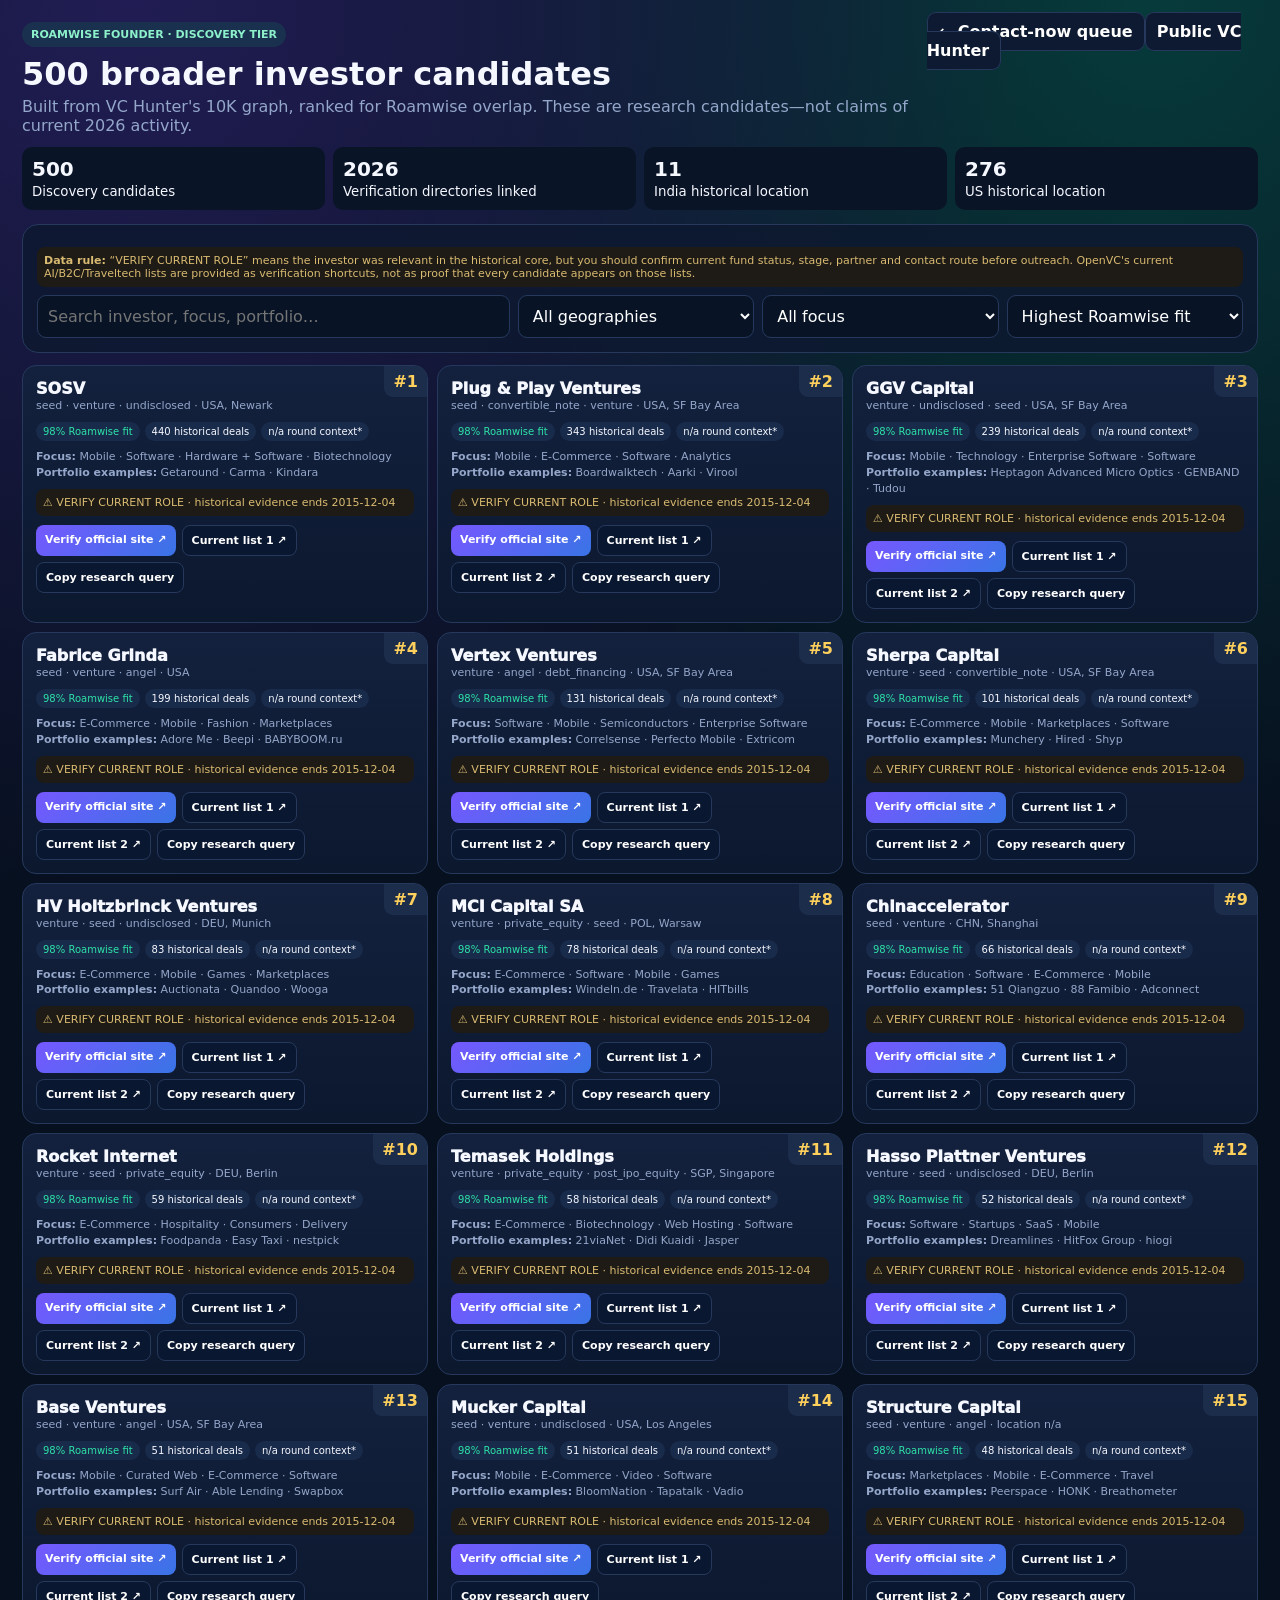
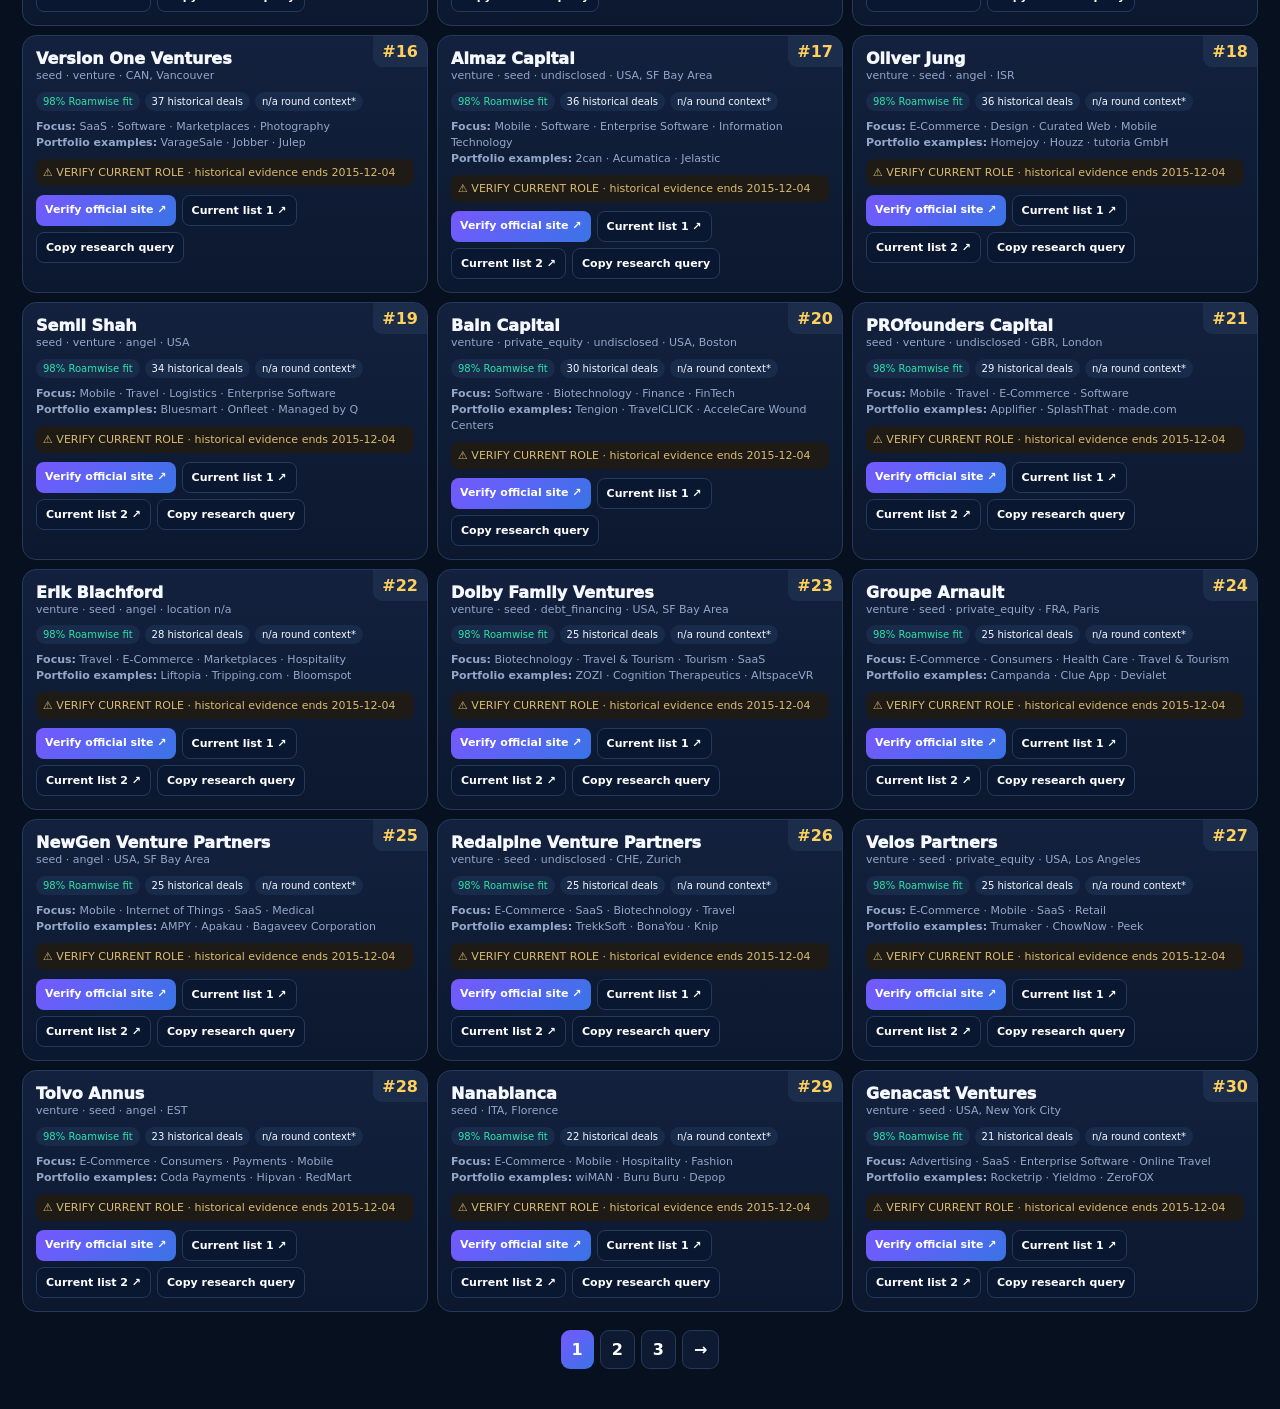
<file: docs/rw-founder-7f3a9/discovery/index.html>
<!doctype html><html><head><meta charset="utf-8"><meta name="viewport" content="width=device-width,initial-scale=1"><title>Roamwise VC Discovery 500</title>
<style>
:root{--bg:#07101f;--p:#0e1a31;--line:#26395d;--t:#f6f8ff;--m:#94a7ca;--v:#7658ff;--g:#2de2a8;--gold:#ffd05c}*{box-sizing:border-box}body{margin:0;font-family:Inter,system-ui,sans-serif;background:radial-gradient(circle at 10% 0,#211d54 0,transparent 28%),radial-gradient(circle at 90% 0,#073b3b 0,transparent 26%),var(--bg);color:var(--t)}a{color:inherit;text-decoration:none}button,input,select{font:inherit}.wrap{max-width:1500px;margin:auto;padding:22px}.top{display:flex;justify-content:space-between;gap:14px;align-items:flex-start}.badge{display:inline-block;padding:6px 9px;border-radius:99px;background:#1a304f;color:#8cf1ca;font-size:11px;font-weight:900}h1{margin:8px 0 4px}.mut{color:var(--m)}.panel{margin-top:14px;background:#0d1930dd;border:1px solid var(--line);border-radius:16px;padding:14px}.filters{display:grid;grid-template-columns:2fr repeat(3,1fr);gap:8px}input,select{width:100%;background:#081426;color:white;border:1px solid var(--line);border-radius:9px;padding:10px}.stats{display:grid;grid-template-columns:repeat(4,1fr);gap:8px;margin:12px 0}.stat{background:#091426;border-radius:10px;padding:10px}.stat b{display:block;font-size:20px}.grid{display:grid;grid-template-columns:repeat(3,minmax(0,1fr));gap:9px}.card{position:relative;border:1px solid var(--line);border-radius:14px;padding:13px;background:linear-gradient(180deg,#13213e,#0c182e)}.rank{position:absolute;right:0;top:0;background:#1c2d4c;color:var(--gold);padding:6px 9px;border-radius:0 13px 0 9px;font-weight:900}.name{font-size:16px;font-weight:950;padding-right:55px}.meta,.tiny{font-size:11px;color:var(--m);line-height:1.45}.chips{display:flex;gap:5px;flex-wrap:wrap;margin:8px 0}.chip{font-size:10px;padding:4px 7px;border-radius:99px;background:#192b4b}.fit{color:var(--g)}.warn{font-size:11px;color:#d9bb72;background:#1e1a15;border-radius:8px;padding:7px;margin:8px 0}.actions{display:flex;gap:6px;flex-wrap:wrap;margin-top:9px}.actions a,.actions button{border:1px solid var(--line);background:#0a1730;color:white;padding:8px 9px;border-radius:8px;font-size:11px;font-weight:800;cursor:pointer}.primary{background:linear-gradient(135deg,var(--v),#3974e6)!important;border:0!important}.pager{display:flex;gap:6px;justify-content:center;flex-wrap:wrap;margin:18px}.btn{border:1px solid var(--line);background:var(--p);color:#fff;padding:9px 11px;border-radius:9px;font-weight:800;cursor:pointer}@media(max-width:900px){.grid{grid-template-columns:1fr 1fr}.filters{grid-template-columns:1fr 1fr}.stats{grid-template-columns:1fr 1fr}}@media(max-width:650px){.wrap{padding:12px 9px}.grid,.filters{grid-template-columns:1fr}.top{display:block}}
</style></head><body><div class="wrap">
<div class="top"><div><span class="badge">ROAMWISE FOUNDER · DISCOVERY TIER</span><h1>500 broader investor candidates</h1><div class="mut">Built from VC Hunter's 10K graph, ranked for Roamwise overlap. These are research candidates—not claims of current 2026 activity.</div></div><div><a class="btn" href="../">← Contact-now queue</a><a class="btn" href="../../">Public VC Hunter</a></div></div>
<div class="stats"><div class="stat"><b id="count">500</b><small>Discovery candidates</small></div><div class="stat"><b>2026</b><small>Verification directories linked</small></div><div class="stat"><b id="indiaN">—</b><small>India historical location</small></div><div class="stat"><b id="usN">—</b><small>US historical location</small></div></div>
<section class="panel"><div class="warn"><b>Data rule:</b> “VERIFY CURRENT ROLE” means the investor was relevant in the historical core, but you should confirm current fund status, stage, partner and contact route before outreach. OpenVC's current AI/B2C/Traveltech lists are provided as verification shortcuts, not as proof that every candidate appears on those lists.</div><div class="filters"><input id="search" placeholder="Search investor, focus, portfolio…"><select id="geo"><option value="">All geographies</option><option value="IND">India</option><option value="USA">United States</option></select><select id="focus"><option value="">All focus</option><option>Travel</option><option>Consumer</option><option>Mobile</option><option>Software</option><option>E-Commerce</option><option>Artificial Intelligence</option></select><select id="sort"><option value="fit">Highest Roamwise fit</option><option value="activity">Most historical activity</option><option value="round">Observed round context</option></select></div></section>
<div id="cards" class="grid" style="margin-top:12px"></div><div id="pager" class="pager"></div></div>
<script>
const $=id=>document.getElementById(id);let DATA=[],PAGE=1,SIZE=30;const esc=s=>String(s??'').replace(/[&<>"']/g,m=>({'&':'&amp;','<':'&lt;','>':'&gt;','"':'&quot;',"'":'&#39;'}[m]));
function money(n){n=Number(n||0);if(!n)return 'n/a';return n>=1e9?'$'+(n/1e9).toFixed(1)+'B':n>=1e6?'$'+(n/1e6).toFixed(1)+'M':n>=1e3?'$'+(n/1e3).toFixed(0)+'K':'$'+n}
function filtered(){let q=$('search').value.toLowerCase(),g=$('geo').value,f=$('focus').value.toLowerCase();let a=DATA.filter(v=>{let hay=[v.name,(v.focus||[]).join(' '),(v.historical_portfolio_examples||[]).join(' '),(v.stage||[]).join(' ')].join(' ').toLowerCase();return(!q||hay.includes(q))&&(!g||(v.geography||[]).includes(g))&&(!f||(v.focus||[]).join(' ').toLowerCase().includes(f))});let s=$('sort').value;if(s==='activity')a.sort((x,y)=>y.historical_observed_investments-x.historical_observed_investments);else if(s==='round')a.sort((x,y)=>(y.observed_round_context_usd||0)-(x.observed_round_context_usd||0));else a.sort((x,y)=>y.roamwise_fit-x.roamwise_fit||y.historical_observed_investments-x.historical_observed_investments);return a}
function render(){let a=filtered(),pages=Math.max(1,Math.ceil(a.length/SIZE));PAGE=Math.min(PAGE,pages);$('count').textContent=a.length;let rows=a.slice((PAGE-1)*SIZE,PAGE*SIZE);$('cards').innerHTML=rows.map((v,i)=>`<article class=card><div class=rank>#${(PAGE-1)*SIZE+i+1}</div><div class=name>${esc(v.name)}</div><div class=meta>${esc((v.stage||[]).slice(0,3).join(' · '))} · ${esc((v.geography||[]).join(', ')||'location n/a')}</div><div class=chips><span class="chip fit">${v.roamwise_fit}% Roamwise fit</span><span class=chip>${v.historical_observed_investments} historical deals</span><span class=chip>${money(v.observed_round_context_usd)} round context*</span></div><div class=tiny><b>Focus:</b> ${esc((v.focus||[]).join(' · '))}</div><div class=tiny><b>Portfolio examples:</b> ${esc((v.historical_portfolio_examples||[]).join(' · ')||'n/a')}</div><div class=warn>⚠ ${esc(v.verification_label)} · historical evidence ends ${esc(v.historical_source_max_date)}</div><div class=actions><a class=primary href="${v.route}" target=_blank>Verify official site ↗</a>${(v.current_verification_sources||[]).slice(0,2).map((u,j)=>`<a href="${u}" target=_blank>Current list ${j+1} ↗</a>`).join('')}<button onclick='copyResearch(${JSON.stringify(v.name)})'>Copy research query</button></div></article>`).join('');let nums=[];for(let i=Math.max(1,PAGE-2);i<=Math.min(pages,PAGE+2);i++)nums.push(i);$('pager').innerHTML=(PAGE>1?`<button class=btn onclick=go(${PAGE-1})>←</button>`:'')+nums.map(i=>`<button class="btn ${i===PAGE?'primary':''}" onclick=go(${i})>${i}</button>`).join('')+(PAGE<pages?`<button class=btn onclick=go(${PAGE+1})>→</button>`:'')}
function go(p){PAGE=p;render();scrollTo({top:0,behavior:'smooth'})}function copyResearch(n){navigator.clipboard.writeText(`${n} current 2026 venture capital partner stage check size email official site Roamwise travel AI consumer`)}
function buildCandidates(raw){const W={travel:18,tourism:18,hospitality:14,consumer:12,internet:8,mobile:7,'artificial intelligence':12,'machine learning':10,software:5,saas:5,'e-commerce':8,marketplace:10,fintech:7,payments:7,transportation:8};let out=[];for(const r of raw){let st=String(r.observed_stages||'').toLowerCase();if(!/seed|angel|venture/.test(st))continue;let text=[r.observed_sectors,r.portfolio_examples,r.investor_name].join(' ').toLowerCase(),score=45;for(const [k,w] of Object.entries(W))if(text.includes(k))score+=w;score+=Math.min(10,Math.log1p(Number(r.observed_investments||0))*2);if(['IND','USA'].includes(r.country_code))score+=5;let sources=[];if(/travel|tourism|hospitality/.test(text))sources.push('https://www.openvc.app/investor-lists/traveltech-investors');if(/artificial intelligence|machine learning/.test(text))sources.push('https://www.openvc.app/investor-lists/ai-investors');if(/consumer|e-commerce|mobile/.test(text))sources.push('https://www.openvc.app/investor-lists/b2c-investors');if(!sources.length)sources.push('https://www.openvc.app/investor-database');out.push({name:r.investor_name,stage:String(r.observed_stages||'').split(' | ').slice(0,3),geography:[r.country_code,r.region].filter(Boolean).slice(0,2),focus:String(r.observed_sectors||'').split(' | ').slice(0,4),historical_observed_investments:Number(r.observed_investments||0),historical_portfolio_examples:String(r.portfolio_examples||'').split(' | ').slice(0,3),observed_round_context_usd:Number(r.median_observed_round_usd||0)||null,roamwise_fit:Math.min(98,Math.round(score)),route:'https://www.google.com/search?q='+encodeURIComponent(r.investor_name+' venture capital official website'),verification_label:'VERIFY CURRENT ROLE',current_verification_sources:sources,historical_source_max_date:'2015-12-04'});}return out.sort((a,b)=>b.roamwise_fit-a.roamwise_fit||b.historical_observed_investments-a.historical_observed_investments).slice(0,500)}async function init(){let raw=await fetch('../../data/search-index.json').then(r=>r.json());DATA=buildCandidates(raw);$('indiaN').textContent=DATA.filter(x=>(x.geography||[]).includes('IND')).length;$('usN').textContent=DATA.filter(x=>(x.geography||[]).includes('USA')).length;['search','geo','focus','sort'].forEach(id=>$(id).oninput=()=>{PAGE=1;render()});render()}init();
</script></body></html>
</file>
<file: docs/assets/styles.css>
:root{--bg:#07101f;--p:#0f1b33;--p2:#142441;--line:#26395d;--t:#f6f8ff;--m:#94a7ca;--v:#7658ff;--g:#2de2a8;--gold:#ffd05c;--danger:#ff7886}
*{box-sizing:border-box}body{margin:0;font-family:Inter,ui-sans-serif,system-ui,-apple-system,Segoe UI,Roboto,sans-serif;background:radial-gradient(circle at 10% 0,#201d52 0,transparent 29%),radial-gradient(circle at 90% 0,#063b3a 0,transparent 27%),var(--bg);color:var(--t)}a{color:inherit;text-decoration:none}button,input,select,textarea{font:inherit}.shell{display:grid;grid-template-columns:240px 1fr;min-height:100vh}aside{padding:22px 16px;border-right:1px solid var(--line);background:#081224e8;position:sticky;top:0;height:100vh}.brand{font-size:21px;font-weight:950;display:flex;gap:10px;align-items:center;margin:0 8px 24px}.logo{width:38px;height:38px;border-radius:12px;display:grid;place-items:center;background:linear-gradient(135deg,var(--v),var(--g))}nav a{display:block;color:var(--m);padding:11px 12px;border-radius:10px;margin:4px 0}nav a:hover,nav a.on{background:var(--p2);color:#fff}.teamBox{border:1px solid var(--line);padding:12px;border-radius:14px;margin-top:22px}.teamBox select{margin-top:7px}main{padding:25px 29px 70px;max-width:1700px;width:100%;margin:auto}header{display:flex;justify-content:space-between;gap:15px;align-items:flex-start}h1{margin:0;font-size:34px}.mut{color:var(--m)}.btn{border:1px solid var(--line);background:var(--p);color:#fff;padding:10px 13px;border-radius:10px;font-weight:800;cursor:pointer}.primary{border:0;background:linear-gradient(135deg,var(--v),#3c75ec)}.green{border:0;background:linear-gradient(135deg,#118566,var(--g));color:#041813}.hero{margin-top:20px;border:1px solid #34507c;border-radius:18px;padding:17px;background:linear-gradient(135deg,#151d46df,#0b2b3bdd)}.hero h2{margin:0 0 4px}.intake{display:grid;grid-template-columns:1.1fr 2fr .8fr .8fr auto;gap:8px;margin-top:12px}input,select,textarea{width:100%;background:#081426;color:#fff;border:1px solid var(--line);border-radius:10px;padding:10px;outline:none}.intake textarea{height:43px;min-height:43px}.tabs{display:flex;gap:7px;flex-wrap:wrap;margin:17px 0 10px}.tab{border:1px solid var(--line);background:#0d1930;color:#d0dbef;border-radius:999px;padding:8px 13px;font-weight:800;cursor:pointer}.tab.on{background:#fff;color:#0b1427}.stats{display:grid;grid-template-columns:repeat(5,1fr);gap:9px;margin:12px 0}.stat{border:1px solid var(--line);background:#0e1a31dc;border-radius:13px;padding:13px}.stat b{display:block;font-size:22px}.stat small{color:var(--m)}.filters{display:grid;grid-template-columns:1.7fr repeat(4,1fr);gap:8px;padding:10px;border:1px solid var(--line);border-radius:14px;background:#0e1930de;position:sticky;top:8px;z-index:3;backdrop-filter:blur(14px)}.head{display:flex;justify-content:space-between;margin:20px 0 10px}.grid{display:grid;grid-template-columns:repeat(3,minmax(0,1fr));gap:10px}.card{position:relative;border:1px solid var(--line);background:linear-gradient(180deg,#13213e,#0c182e);border-radius:16px;padding:14px}.rank{position:absolute;right:0;top:0;padding:7px 10px;border-radius:0 15px 0 11px;background:#1b2d4d;color:var(--gold);font-weight:950}.name{font-size:17px;font-weight:950;padding-right:55px}.meta{font-size:12px;color:var(--m);margin-top:3px}.score{display:flex;justify-content:space-between;gap:8px;align-items:center;margin:11px 0}.fit{color:var(--g);font-weight:950}.chip{font-size:10px;padding:4px 7px;border-radius:99px;background:#192b4b;color:#d7e3f7;margin:0 4px 4px 0;display:inline-block}.facts{display:grid;grid-template-columns:1fr 1fr;gap:6px}.fact{background:#091426;border-radius:8px;padding:7px;font-size:12px}.fact span{display:block;color:var(--m);font-size:10px}.actions{display:grid;grid-template-columns:1.2fr 1fr 42px;gap:6px;margin-top:10px}.actions button,.actions a{min-height:37px;border:1px solid var(--line);border-radius:8px;background:#0a1730;color:#fff;display:grid;place-items:center;font-size:11px;font-weight:800;cursor:pointer}.actions .go{border:0;background:linear-gradient(135deg,#654cf4,#3974e6)}.star.on{color:var(--gold)}.pager{display:flex;justify-content:center;gap:6px;margin:20px 0}.rw{margin-top:22px;padding:16px;border:1px solid #3e5f8f;border-radius:17px;background:linear-gradient(135deg,#0d2940,#21194d)}.rwGrid{display:grid;grid-template-columns:repeat(2,minmax(0,1fr));gap:9px}.rwCard{position:relative;padding:13px;border:1px solid var(--line);border-radius:13px;background:#0b172d}.rwRank{position:absolute;right:9px;top:9px;color:var(--gold);font-weight:950}.rwCard h3{margin:0 50px 3px 0}.rwScores{display:flex;gap:6px;margin:7px 0;flex-wrap:wrap}.pill{font-size:10px;border-radius:99px;background:#172c4b;padding:4px 7px}.good{color:var(--g)}.warm{color:#ffd780}.tiny{font-size:11px;line-height:1.45;color:#cedbf1}.contact{font-size:11px;color:#86f0c9;margin-top:6px}.warn{font-size:11px;color:#d7b970;margin-top:6px}.rwActions{display:flex;gap:6px;flex-wrap:wrap;margin-top:8px}.rwActions button,.rwActions a{border:1px solid var(--line);background:#101f39;color:#fff;border-radius:8px;padding:8px 9px;font-size:11px;font-weight:800;cursor:pointer}.teamPanel{margin-top:20px;padding:15px;border:1px solid var(--line);border-radius:16px;background:#0e1a31}.teamGrid{display:grid;grid-template-columns:repeat(4,1fr);gap:8px}.member{background:#091426;border-radius:10px;padding:10px}.member b{display:block}.member small{color:var(--m)}dialog{width:min(760px,94vw);border:1px solid var(--line);background:#0d1930;color:#fff;border-radius:17px;padding:0}dialog::backdrop{background:#000b;backdrop-filter:blur(4px)}.modal{padding:18px}.modtop{display:flex;justify-content:space-between}.x{border:0;background:none;color:#fff;font-size:25px}.pitch{width:100%;min-height:210px;margin-top:12px}.modalActions{display:flex;gap:7px;flex-wrap:wrap;margin-top:8px}.notice{font-size:11px;color:#d1ddf2;margin-top:8px;line-height:1.5}
@media(max-width:1100px){.grid{grid-template-columns:1fr 1fr}.stats{grid-template-columns:repeat(3,1fr)}.intake,.filters{grid-template-columns:1fr 1fr}.teamGrid{grid-template-columns:1fr 1fr}}@media(max-width:730px){.shell{grid-template-columns:1fr}aside{display:none}main{padding:15px 11px}.grid,.rwGrid{grid-template-columns:1fr}.stats{grid-template-columns:1fr 1fr}.intake,.filters{grid-template-columns:1fr;position:static}.teamGrid{grid-template-columns:1fr}header{display:block}h1{font-size:28px}}

.network-card .connectbox{font-size:11px;line-height:1.45;color:#cbd8ef;background:#09162c;border-radius:9px;padding:9px;margin-top:8px}
.network-card .idnote{font-size:10px;color:#d5b66d;margin-top:7px}
.network-actions{display:flex;gap:6px;flex-wrap:wrap;margin-top:10px}
.network-actions a,.network-actions button{border:1px solid var(--line);background:#0b1830;color:#fff;padding:8px 9px;border-radius:9px;font-size:11px;font-weight:800;cursor:pointer}
</file>
